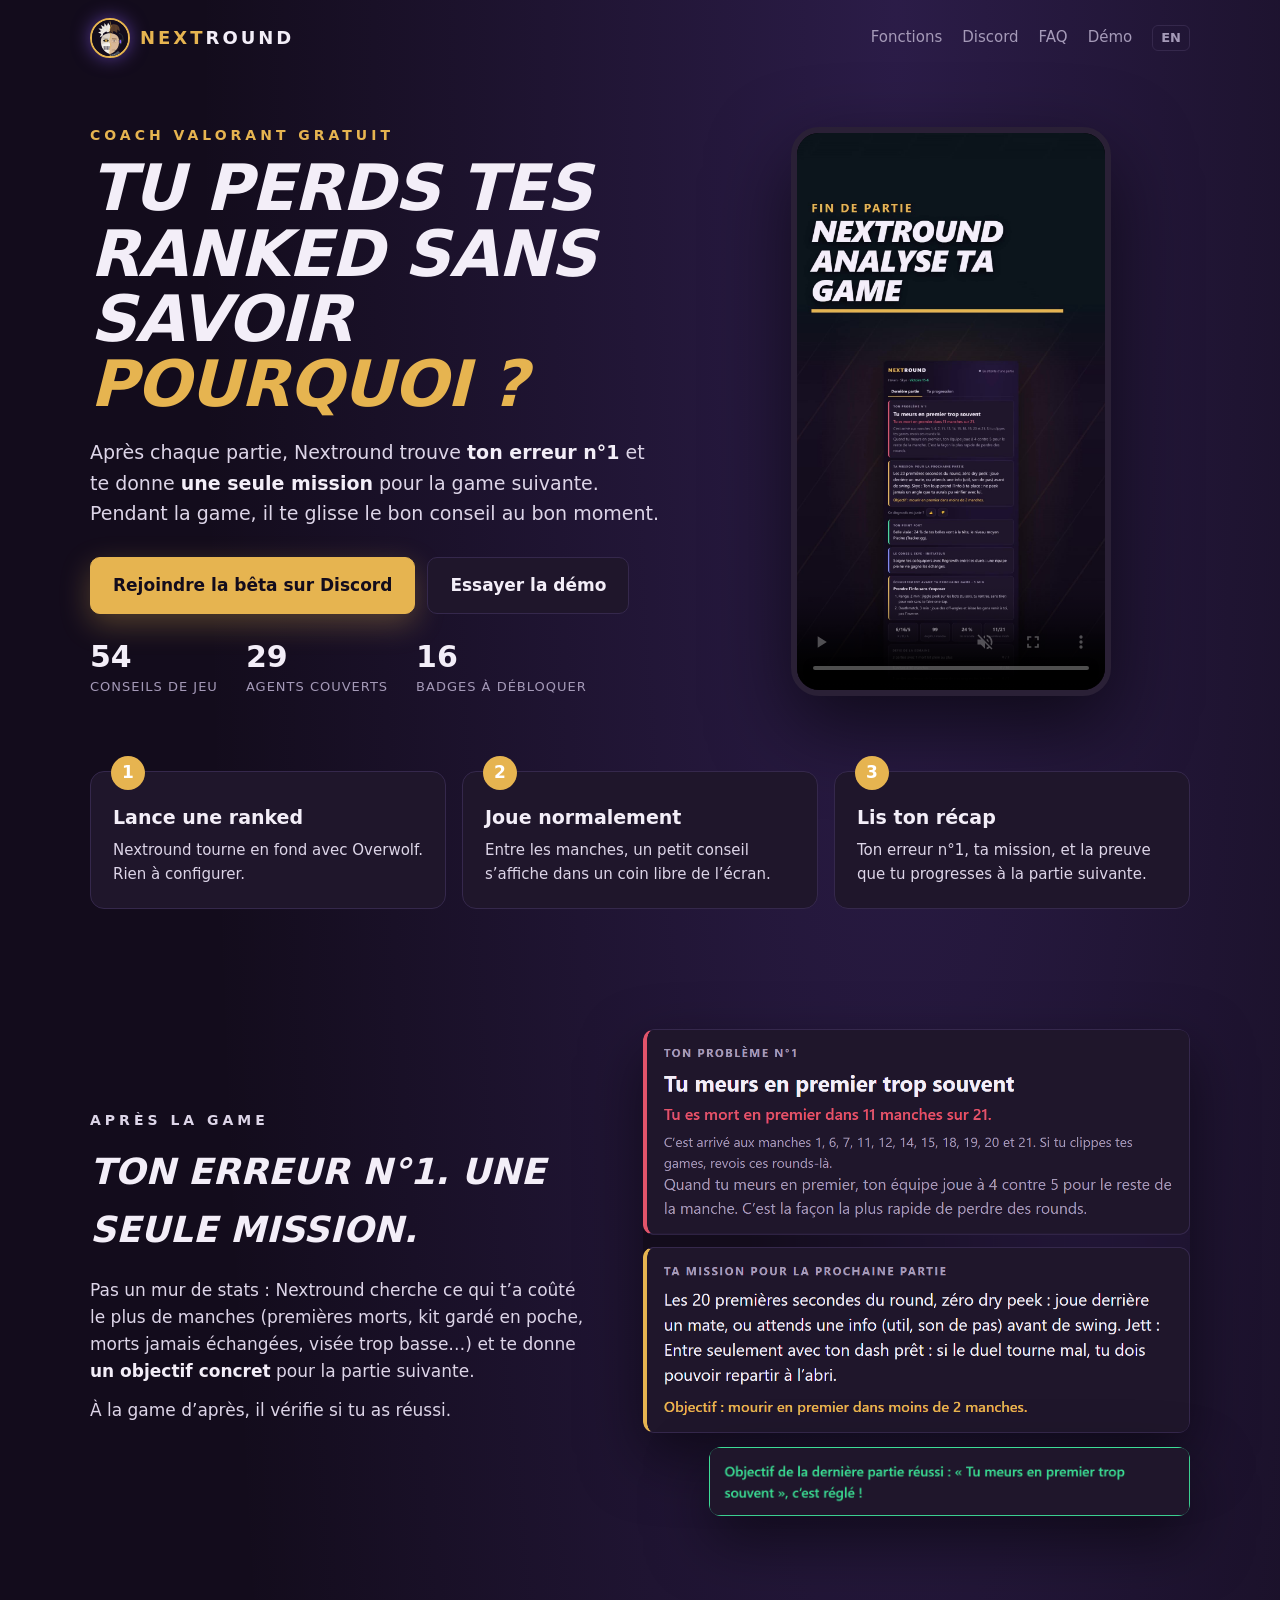
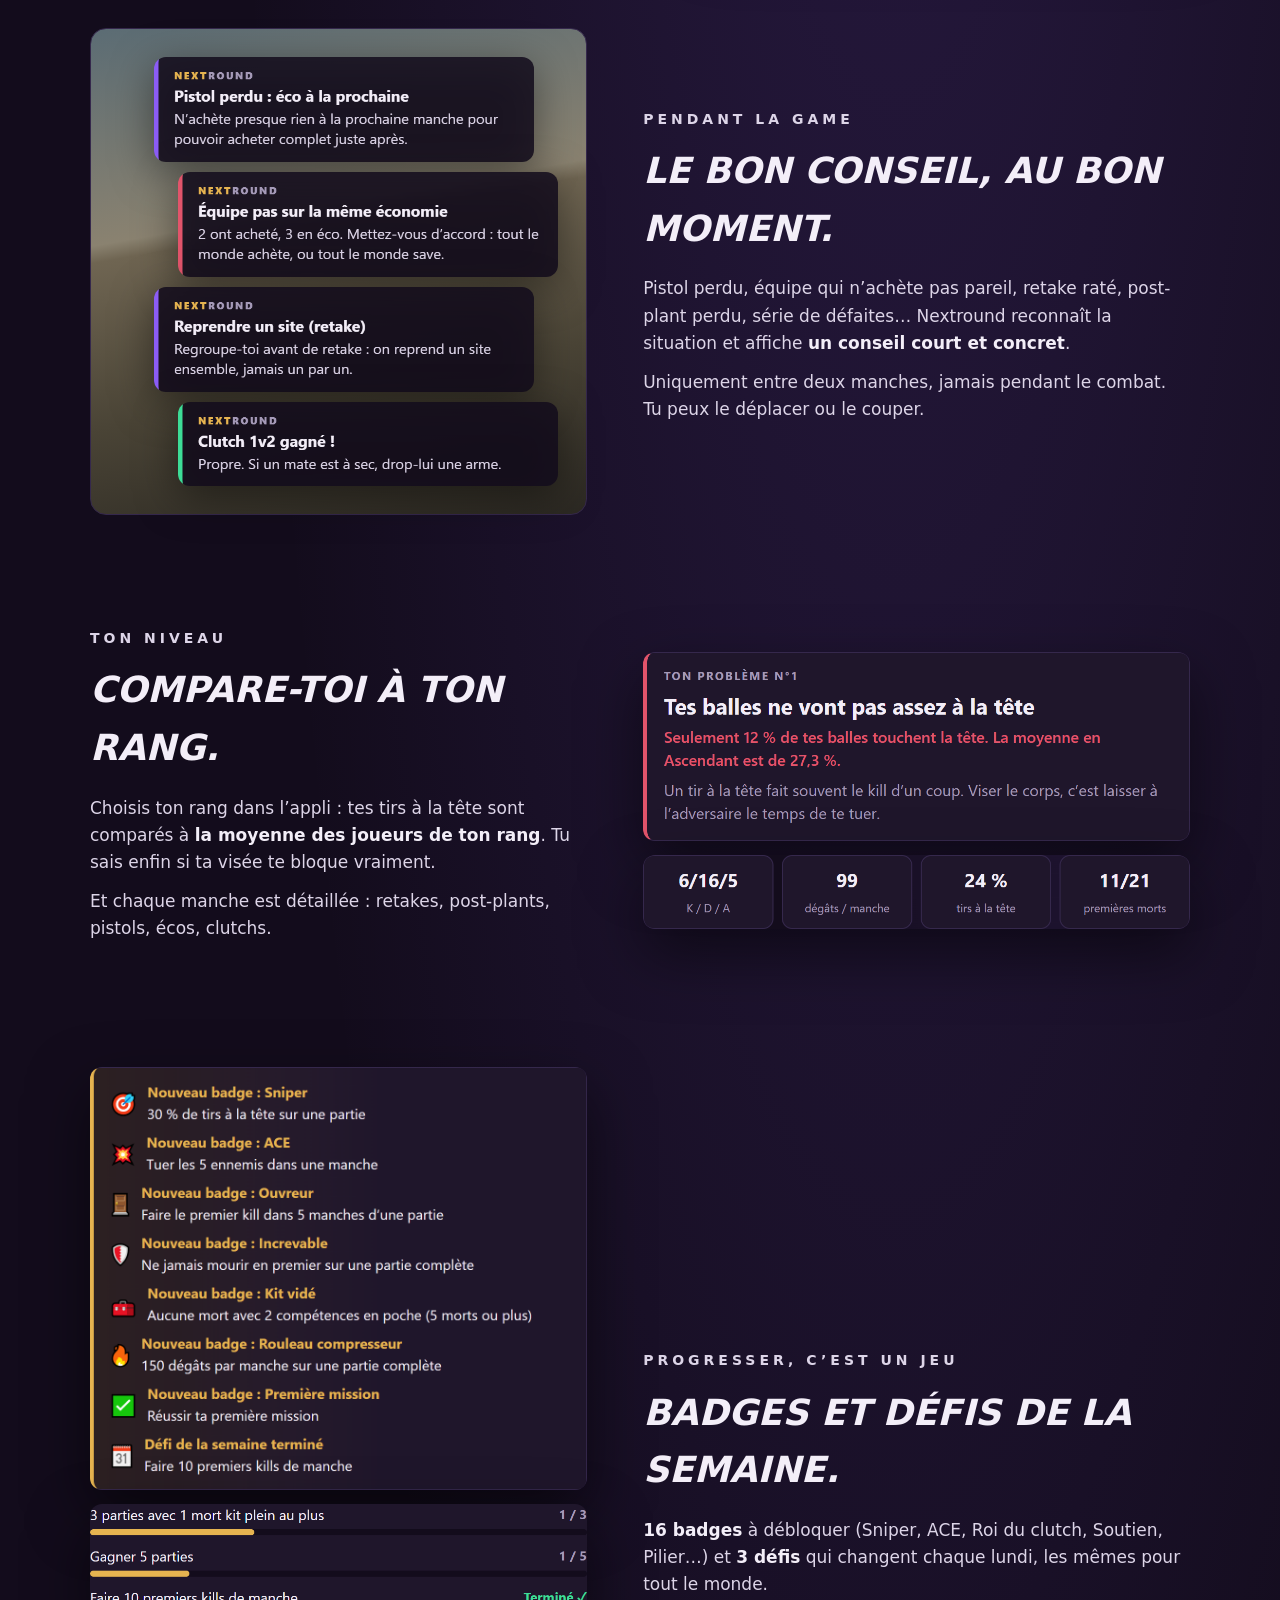
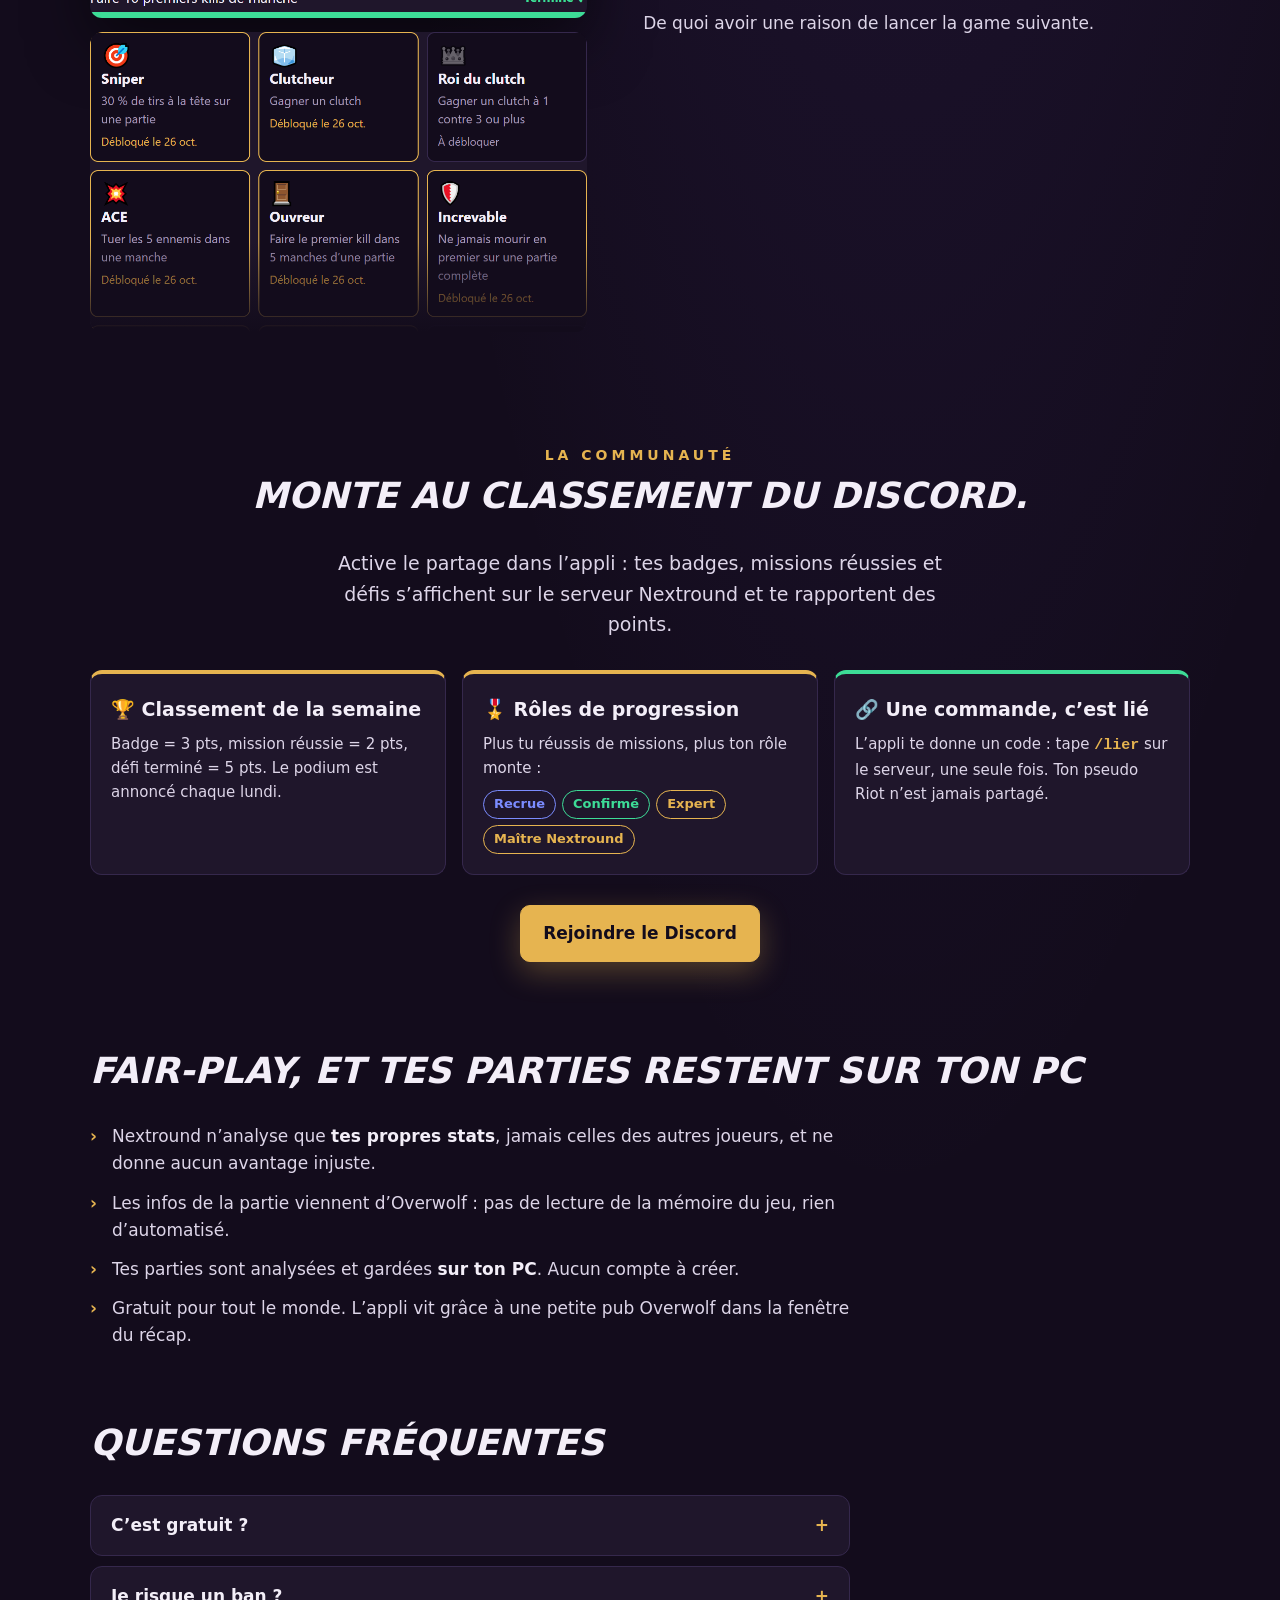
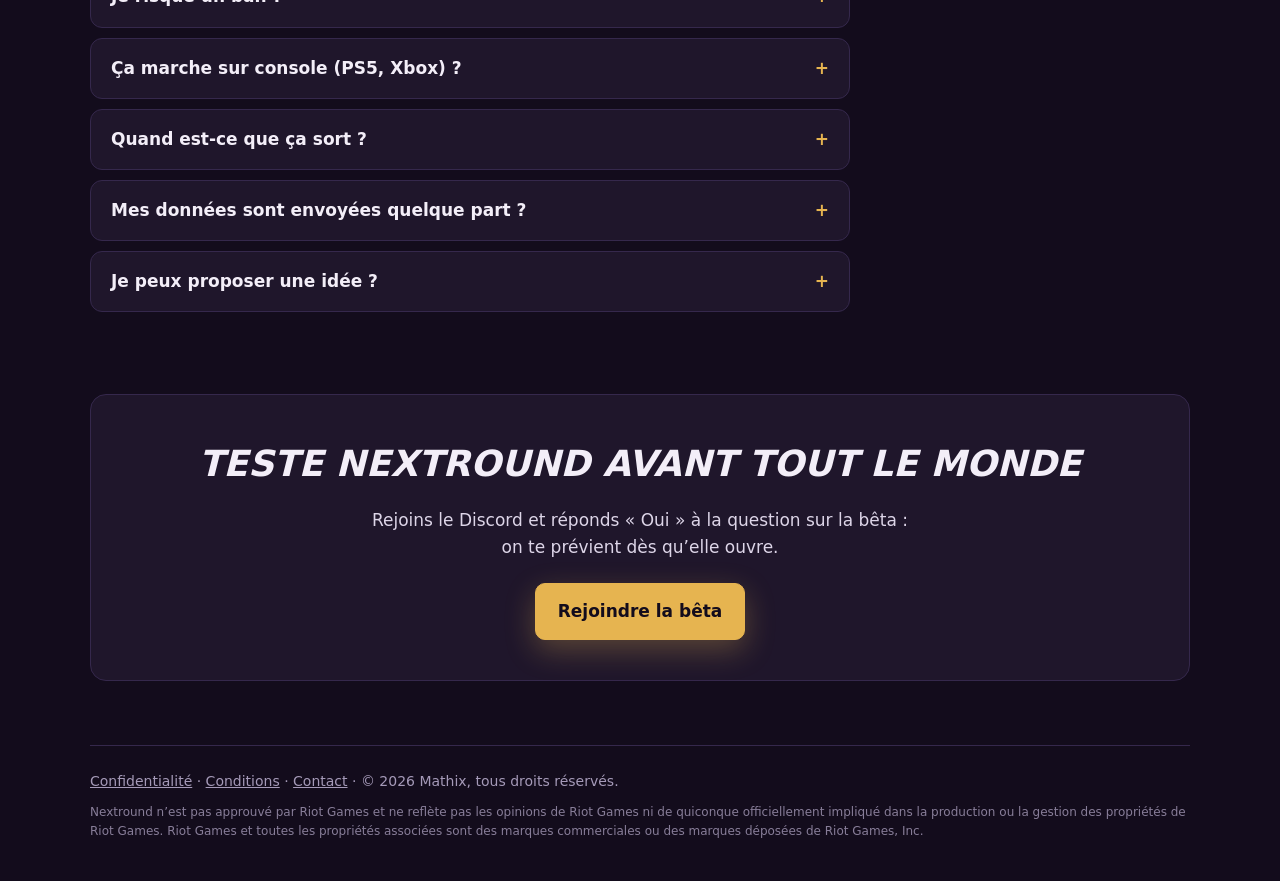
<file: index.html>
<!doctype html>
<html lang="fr">
<head>
  <meta charset="utf-8">
  <meta name="viewport" content="width=device-width, initial-scale=1">
  <title>Nextround · Coach Valorant</title>
  <meta name="description" content="Nextround, ton coach Valorant gratuit : après chaque partie, il trouve ton erreur n°1 et te donne une mission pour la game suivante. Conseils en jeu, badges, défis de la semaine.">
  <meta property="og:title" content="Nextround · Coach Valorant">
  <meta property="og:description" content="Après chaque partie, ton erreur n°1 et une mission pour la game suivante. Gratuit, bientôt sur Overwolf.">
  <meta property="og:image" content="logo.png">
  <link rel="icon" href="logo.svg">
  <link rel="stylesheet" href="style.css">
  <link rel="alternate" hreflang="en" href="en/">
</head>
<body>
  <header class="haut">
    <a class="marque" href="./"><img src="logo.svg" alt="" width="40" height="40"><span><b>NEXT</b>ROUND</span></a>
    <nav><a href="#fonctions">Fonctions</a><a href="#communaute">Discord</a><a href="#faq">FAQ</a><a href="demo/?lang=fr">Démo</a><a class="langue" href="en/" hreflang="en" lang="en">EN</a></nav>
  </header>

  <main>
    <section class="accroche">
      <div class="texte">
        <p class="sur-titre">Coach Valorant gratuit</p>
        <h1>Tu perds tes ranked sans savoir <em>pourquoi&nbsp;?</em></h1>
        <p class="intro">Après chaque partie, Nextround trouve <strong>ton erreur n°1</strong> et te donne <strong>une seule mission</strong> pour la game suivante. Pendant la game, il te glisse le bon conseil au bon moment.</p>
        <div class="boutons">
          <a class="bouton principal" href="https://discord.gg/EwW5F2tnf2">Rejoindre la bêta sur Discord</a>
          <a class="bouton" href="demo/?lang=fr">Essayer la démo</a>
        </div>
        <ul class="chiffres">
          <li><strong>54</strong><span>conseils de jeu</span></li>
          <li><strong>29</strong><span>agents couverts</span></li>
          <li><strong>16</strong><span>badges à débloquer</span></li>
        </ul>
      </div>
      <div class="telephone">
        <video src="clip.mp4" poster="clip.jpg" controls muted playsinline loop preload="metadata"></video>
      </div>
    </section>

    <section class="etapes">
      <ol>
        <li><span>1</span><h3>Lance une ranked</h3><p>Nextround tourne en fond avec Overwolf. Rien à configurer.</p></li>
        <li><span>2</span><h3>Joue normalement</h3><p>Entre les manches, un petit conseil s’affiche dans un coin libre de l’écran.</p></li>
        <li><span>3</span><h3>Lis ton récap</h3><p>Ton erreur n°1, ta mission, et la preuve que tu progresses à la partie suivante.</p></li>
      </ol>
    </section>

    <section class="fonction" id="fonctions">
      <div class="explication">
        <p class="sur-titre">Après la game</p>
        <h2>Ton erreur n°1. Une seule mission.</h2>
        <p>Pas un mur de stats : Nextround cherche ce qui t’a coûté le plus de manches (premières morts, kit gardé en poche, morts jamais échangées, visée trop basse…) et te donne <strong>un objectif concret</strong> pour la partie suivante.</p>
        <p>À la game d’après, il vérifie si tu as réussi.</p>
      </div>
      <div class="captures pile">
        <img src="images/recap.png" alt="Récap Nextround : ton problème n°1 et ta mission pour la prochaine partie" loading="lazy">
        <img class="petite" src="images/mission-reussie.png" alt="Objectif de la dernière partie réussi" loading="lazy">
      </div>
    </section>

    <section class="fonction inverse">
      <div class="explication">
        <p class="sur-titre">Pendant la game</p>
        <h2>Le bon conseil, au bon moment.</h2>
        <p>Pistol perdu, équipe qui n’achète pas pareil, retake raté, post-plant perdu, série de défaites… Nextround reconnaît la situation et affiche <strong>un conseil court et concret</strong>.</p>
        <p>Uniquement entre deux manches, jamais pendant le combat. Tu peux le déplacer ou le couper.</p>
      </div>
      <div class="captures ecran-jeu">
        <img src="images/popup-eco.png" alt="Pop-up : pistol perdu, éco à la prochaine" loading="lazy">
        <img src="images/popup-synchro.png" alt="Pop-up : équipe pas sur la même économie" loading="lazy">
        <img src="images/popup-retake.png" alt="Pop-up : conseil de retake" loading="lazy">
        <img src="images/popup-clutch.png" alt="Pop-up : clutch gagné" loading="lazy">
      </div>
    </section>

    <section class="fonction">
      <div class="explication">
        <p class="sur-titre">Ton niveau</p>
        <h2>Compare-toi à ton rang.</h2>
        <p>Choisis ton rang dans l’appli : tes tirs à la tête sont comparés à <strong>la moyenne des joueurs de ton rang</strong>. Tu sais enfin si ta visée te bloque vraiment.</p>
        <p>Et chaque manche est détaillée : retakes, post-plants, pistols, écos, clutchs.</p>
      </div>
      <div class="captures pile">
        <img src="images/visee-rang.png" alt="Ta visée comparée à la moyenne Ascendant" loading="lazy">
        <img src="images/stats.png" alt="Statistiques de la partie" loading="lazy">
      </div>
    </section>

    <section class="fonction inverse">
      <div class="explication">
        <p class="sur-titre">Progresser, c’est un jeu</p>
        <h2>Badges et défis de la semaine.</h2>
        <p><strong>16 badges</strong> à débloquer (Sniper, ACE, Roi du clutch, Soutien, Pilier…) et <strong>3 défis</strong> qui changent chaque lundi, les mêmes pour tout le monde.</p>
        <p>De quoi avoir une raison de lancer la game suivante.</p>
      </div>
      <div class="captures pile">
        <img src="images/nouveautes.png" alt="Nouveaux badges débloqués" loading="lazy">
        <img src="images/defis.png" alt="Défis de la semaine avec leur progression" loading="lazy">
        <div class="apercu-badges"><img src="images/badges.png" alt="Collection de badges Nextround" loading="lazy"></div>
      </div>
    </section>

    <section class="communaute" id="communaute">
      <p class="sur-titre">La communauté</p>
      <h2>Monte au classement du Discord.</h2>
      <p class="intro">Active le partage dans l’appli : tes badges, missions réussies et défis s’affichent sur le serveur Nextround et te rapportent des points.</p>
      <div class="cartes">
        <article class="carte jaune">
          <h3>🏆 Classement de la semaine</h3>
          <p>Badge = 3 pts, mission réussie = 2 pts, défi terminé = 5 pts. Le podium est annoncé chaque lundi.</p>
        </article>
        <article class="carte rouge">
          <h3>🎖️ Rôles de progression</h3>
          <p>Plus tu réussis de missions, plus ton rôle monte :</p>
          <p class="roles"><span class="r1">Recrue</span><span class="r2">Confirmé</span><span class="r3">Expert</span><span class="r4">Maître Nextround</span></p>
        </article>
        <article class="carte vert">
          <h3>🔗 Une commande, c’est lié</h3>
          <p>L’appli te donne un code : tape <code>/lier</code> sur le serveur, une seule fois. Ton pseudo Riot n’est jamais partagé.</p>
        </article>
      </div>
      <a class="bouton principal" href="https://discord.gg/EwW5F2tnf2">Rejoindre le Discord</a>
    </section>

    <section class="regles">
      <h2>Fair-play, et tes parties restent sur ton PC</h2>
      <ul>
        <li>Nextround n’analyse que <strong>tes propres stats</strong>, jamais celles des autres joueurs, et ne donne aucun avantage injuste.</li>
        <li>Les infos de la partie viennent d’Overwolf : pas de lecture de la mémoire du jeu, rien d’automatisé.</li>
        <li>Tes parties sont analysées et gardées <strong>sur ton PC</strong>. Aucun compte à créer.</li>
        <li>Gratuit pour tout le monde. L’appli vit grâce à une petite pub Overwolf dans la fenêtre du récap.</li>
      </ul>
    </section>

    <section class="faq" id="faq">
      <h2>Questions fréquentes</h2>
      <details><summary>C’est gratuit ?</summary><p>Oui, entièrement. Nextround affiche une petite pub Overwolf dans la fenêtre du récap, c’est tout.</p></details>
      <details><summary>Je risque un ban ?</summary><p>Nextround utilise uniquement les données de partie fournies officiellement par Overwolf. Il ne lit pas la mémoire du jeu, n’automatise rien et ne montre aucune info sur les ennemis. Il n’analyse que ce que tu as fait toi-même.</p></details>
      <details><summary>Ça marche sur console (PS5, Xbox) ?</summary><p>Non, Overwolf fonctionne uniquement sur PC Windows. Nextround est donc réservé à Valorant sur PC.</p></details>
      <details><summary>Quand est-ce que ça sort ?</summary><p>L’appli est en cours de validation chez Overwolf. Une bêta fermée ouvrira d’abord pour les membres du Discord inscrits à la « Liste bêta ». Rejoins le serveur pour être prévenu.</p></details>
      <details><summary>Mes données sont envoyées quelque part ?</summary><p>Tes parties restent sur ton PC. Seuls les envois que tu déclenches toi-même (avis sur un conseil, idée ou bug, sondage, partage sur le Discord, désactivé par défaut) et les rapports de plantage anonymes passent par notre relais. Tout est détaillé dans la <a href="confidentialite.html">politique de confidentialité</a>.</p></details>
      <details><summary>Je peux proposer une idée ?</summary><p>Oui ! Il y a un formulaire « Une idée ? Un bug ? » dans l’appli, et un salon dédié sur le Discord.</p></details>
    </section>

    <section class="appel">
      <h2>Teste Nextround avant tout le monde</h2>
      <p>Rejoins le Discord et réponds « Oui » à la question sur la bêta : on te prévient dès qu’elle ouvre.</p>
      <a class="bouton principal" href="https://discord.gg/EwW5F2tnf2">Rejoindre la bêta</a>
    </section>
  </main>

  <footer class="bas">
    <p><a href="confidentialite.html">Confidentialité</a> · <a href="conditions.html">Conditions</a> · <a href="mailto:mathixthis@gmail.com">Contact</a> · © 2026 Mathix, tous droits réservés.</p>
    <p class="legal">Nextround n’est pas approuvé par Riot Games et ne reflète pas les opinions de Riot Games ni de quiconque officiellement impliqué dans la production ou la gestion des propriétés de Riot Games. Riot Games et toutes les propriétés associées sont des marques commerciales ou des marques déposées de Riot Games, Inc.</p>
  </footer>
</body>
</html>
</file>
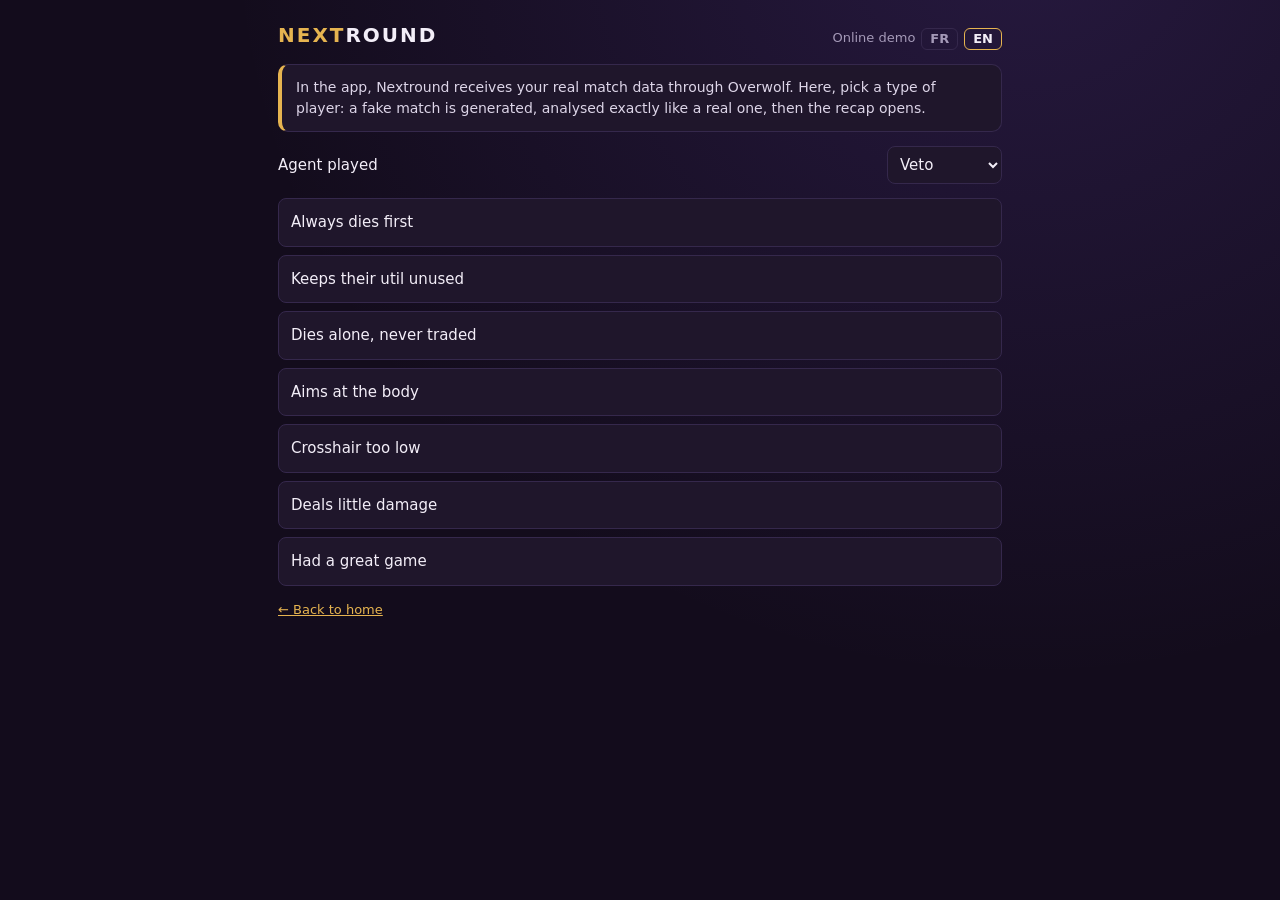
<file: demo/index.html>
<!doctype html>
<html lang="fr">
<head>
  <meta charset="utf-8">
  <meta name="viewport" content="width=device-width, initial-scale=1">
  <title>Démo · Nextround</title>
  <link rel="icon" href="../logo.svg">
  <link rel="stylesheet" href="coach.css?v=mvogk2wg">
  <style>
    body { max-width: 760px; margin: 0 auto; }
    .boutons { display: grid; gap: 8px; }
    button {
      background: var(--carte); color: var(--texte); border: 1px solid var(--bordure);
      border-radius: 8px; padding: 12px; font: inherit; text-align: left; cursor: pointer;
    }
    button:hover { border-color: var(--or); }
    .choix-agent { display: flex; align-items: center; justify-content: space-between; gap: 10px; }
    select { background: var(--carte); color: var(--texte); border: 1px solid var(--bordure); border-radius: 8px; padding: 8px; font: inherit; }
    .info { background: var(--carte); border: 1px solid var(--bordure); border-left: 4px solid var(--jaune); border-radius: 10px; padding: 12px 14px; font-size: 14px; color: #ddd5e8; }
    a { color: var(--or); }
    .langues { display: flex; gap: 6px; }
    .langues a { text-decoration: none; border: 1px solid var(--bordure); border-radius: 6px; padding: 0 8px; font-size: 13px; font-weight: 700; color: var(--discret); }
    .langues a.active { color: var(--texte); border-color: var(--or); }
  </style>
</head>
<body>
  <header class="entete"><a class="logo" href="../" style="text-decoration:none;color:inherit"><span>NEXT</span>ROUND</a><div class="langues"><span class="partie" data-en="Online demo">Démo en ligne</span><a href="#" data-langue="fr" lang="fr">FR</a><a href="#" data-langue="en" lang="en">EN</a></div></header>
  <p class="info" data-en="In the app, Nextround receives your real match data through Overwolf. Here, pick a type of player: a fake match is generated, analysed exactly like a real one, then the recap opens.">Dans l’appli, Nextround reçoit les données de ta vraie partie via Overwolf. Ici, choisis un type de joueur : une fausse partie est générée, analysée exactement comme une vraie, puis le récap s’ouvre.</p>
  <label class="choix-agent"><span data-en="Agent played">Agent joué</span> <select id="agent"></select></label>
  <div class="boutons" id="boutons"></div>
  <p class="partie"><a href="../" id="accueil" data-en="← Back to home">← Retour à l’accueil</a></p>
  <script src="moteur.min.js?v=mvogk2wg"></script>
  <script src="simulateur.min.js?v=mvogk2wg"></script>
</body>
</html>
</file>
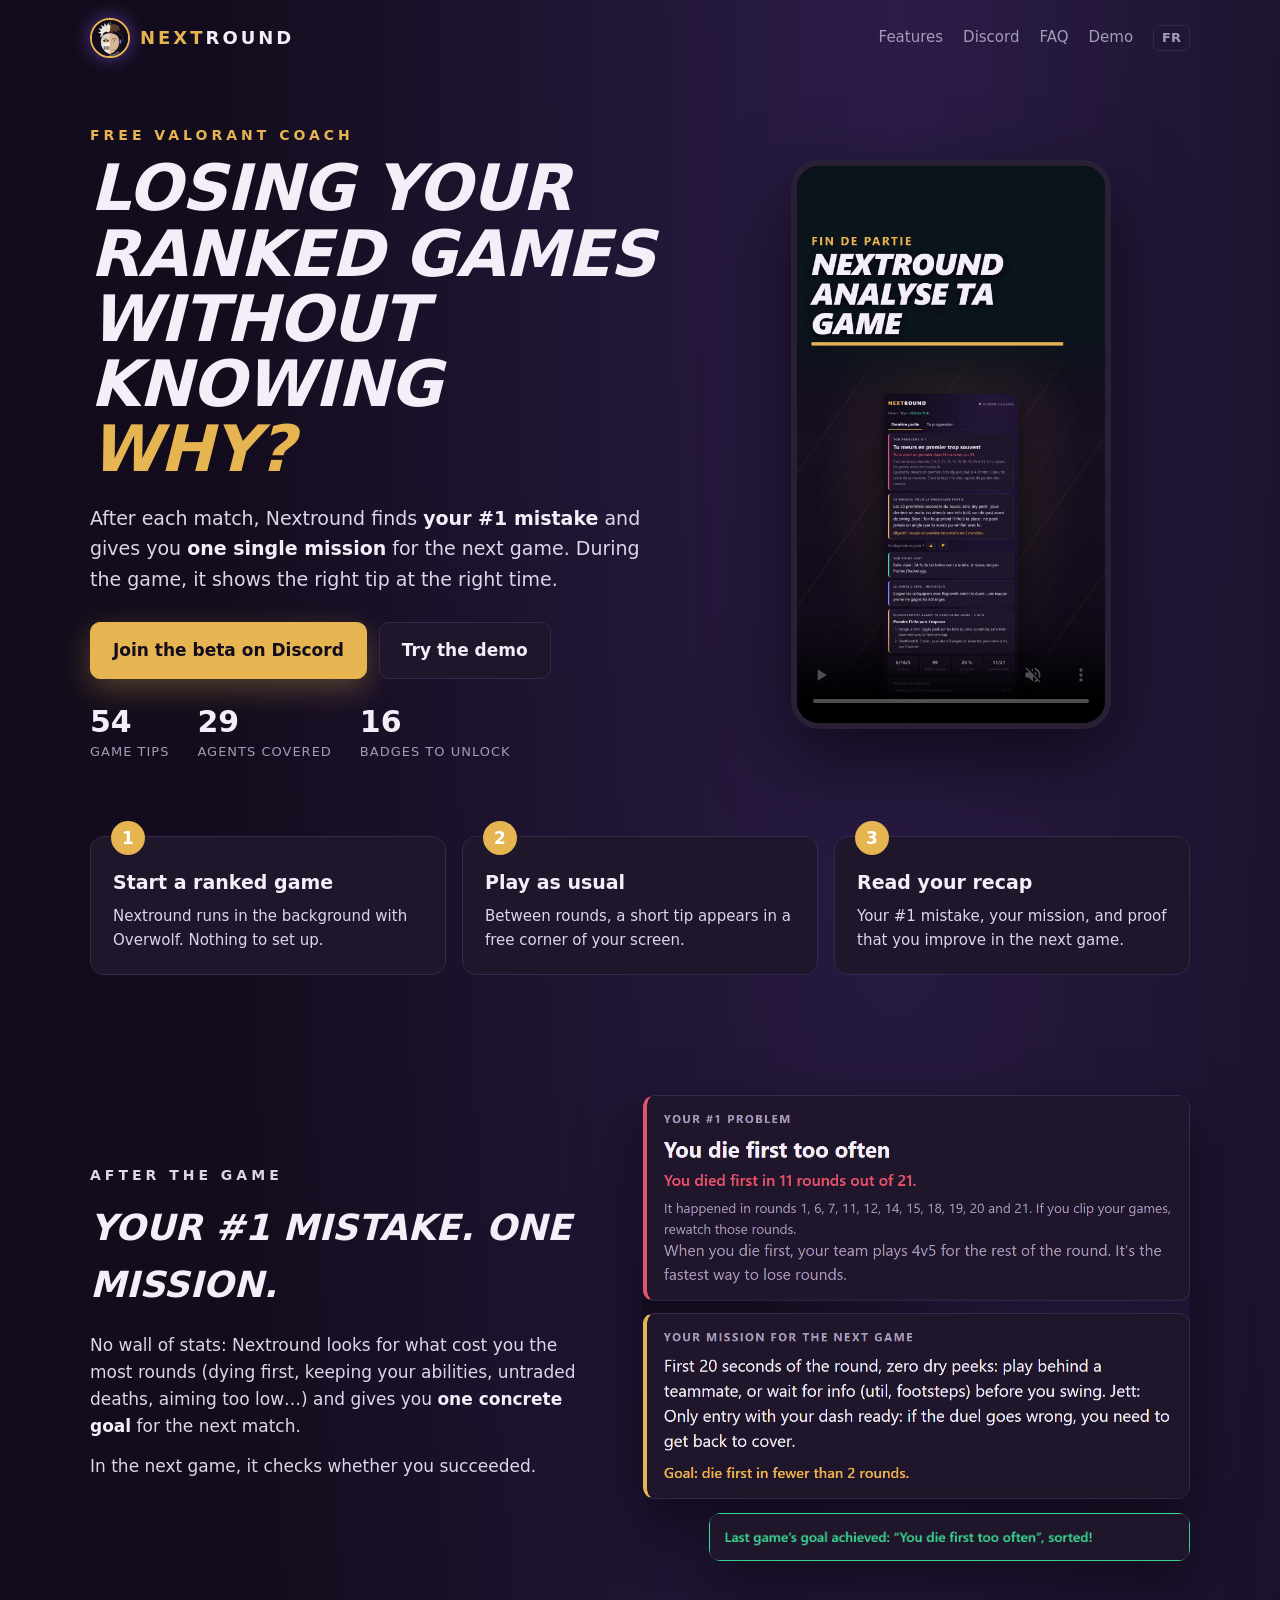
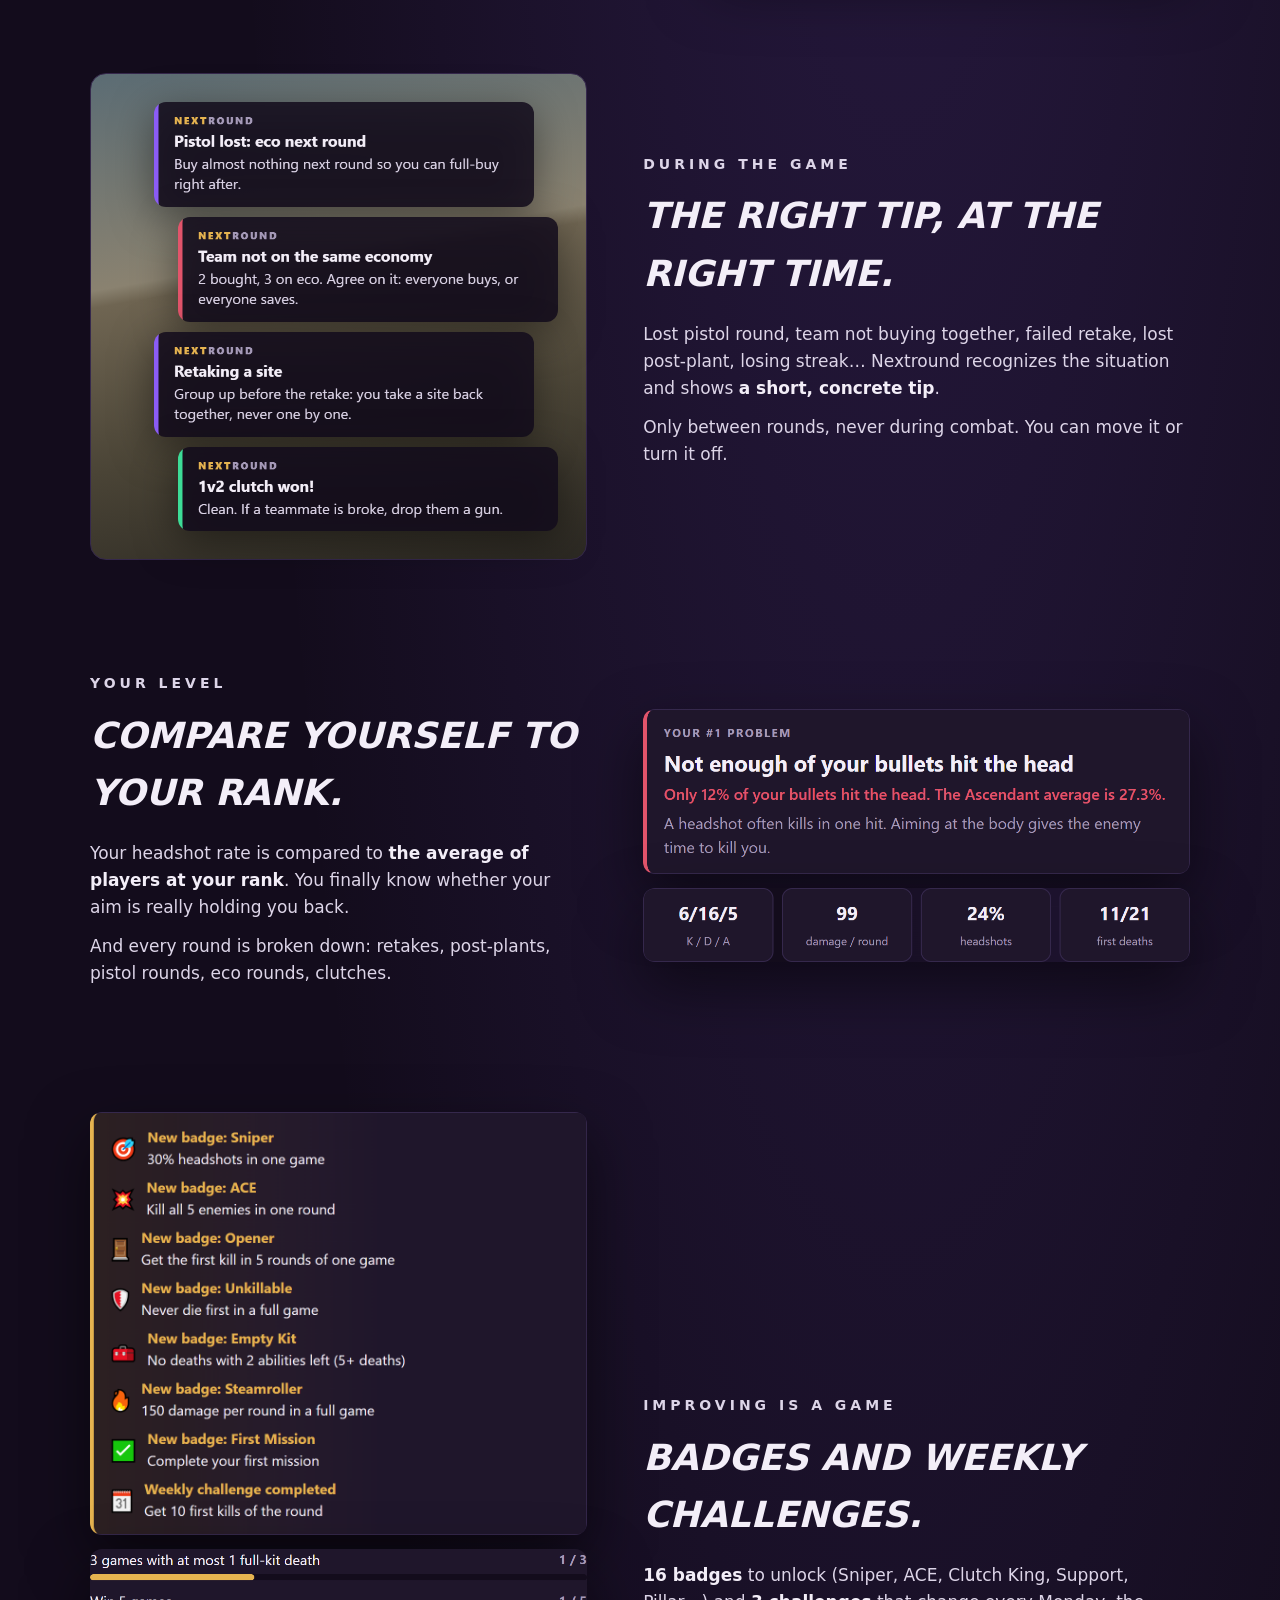
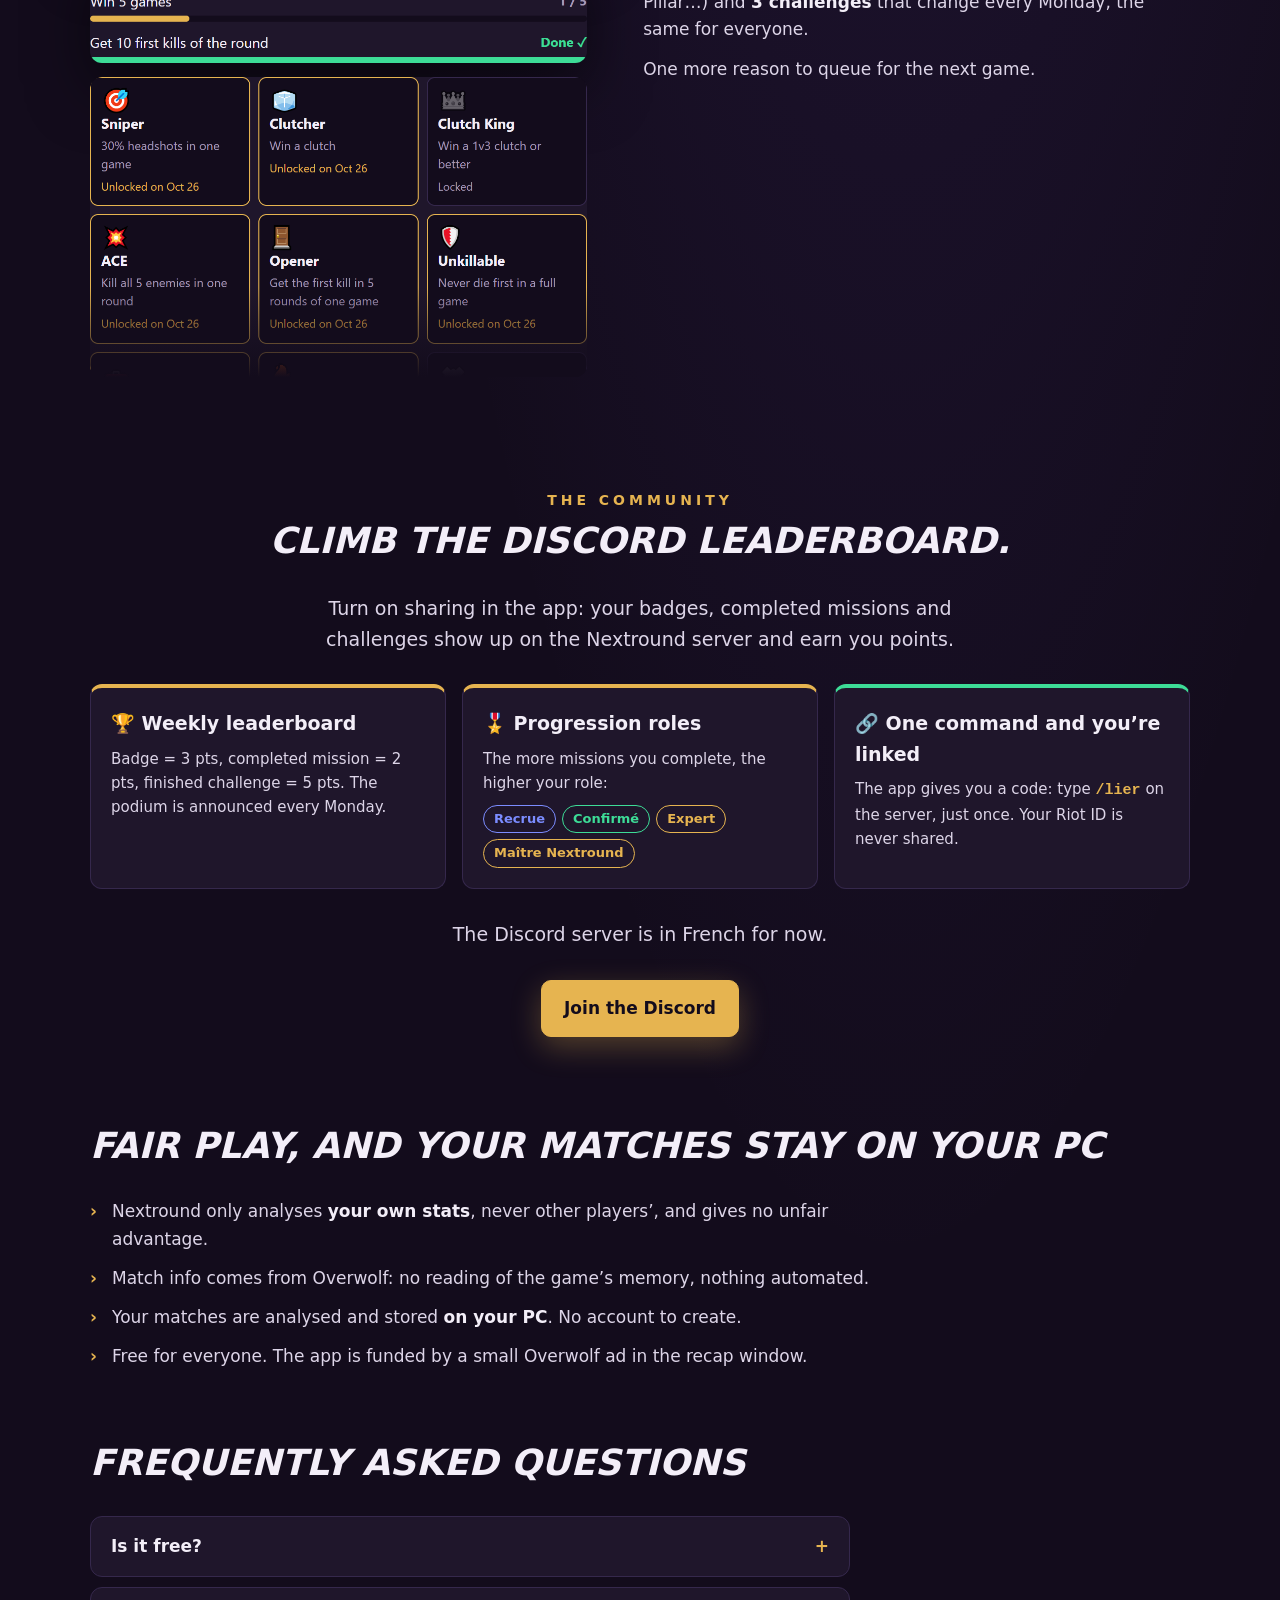
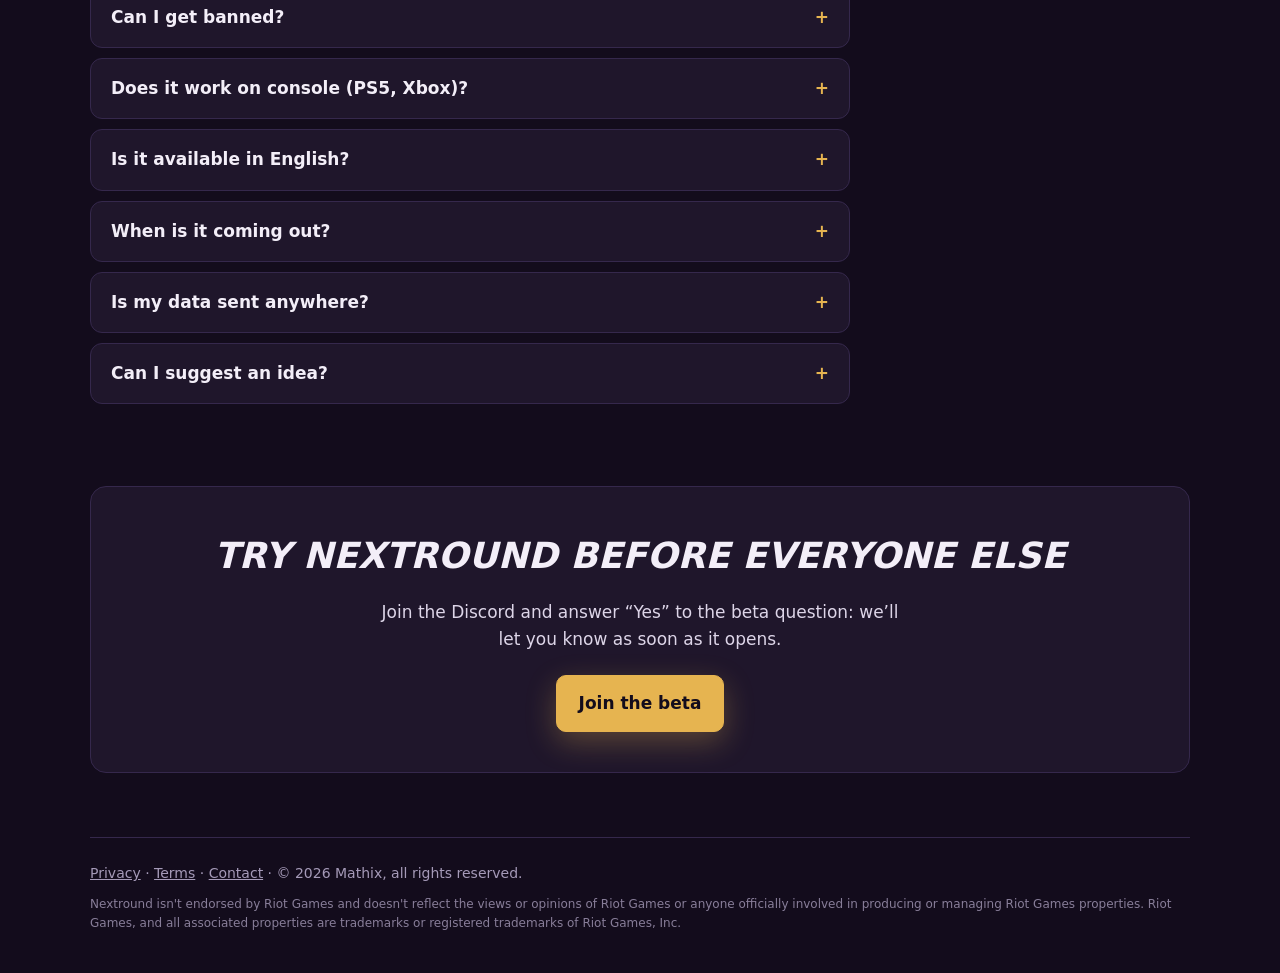
<file: en/index.html>
<!doctype html>
<html lang="en">
<head>
  <meta charset="utf-8">
  <meta name="viewport" content="width=device-width, initial-scale=1">
  <title>Nextround · VALORANT Coach</title>
  <meta name="description" content="Nextround, your free VALORANT coach: after each match, it finds your #1 mistake and gives you one mission for the next game. In-game tips, badges, weekly challenges.">
  <meta property="og:title" content="Nextround · VALORANT Coach">
  <meta property="og:description" content="After each match, your #1 mistake and one mission for the next game. Free, coming soon on Overwolf.">
  <meta property="og:image" content="../logo.png">
  <link rel="icon" href="../logo.svg">
  <link rel="stylesheet" href="../style.css">
  <link rel="alternate" hreflang="fr" href="../">
</head>
<body>
  <header class="haut">
    <a class="marque" href="./"><img src="../logo.svg" alt="" width="40" height="40"><span><b>NEXT</b>ROUND</span></a>
    <nav><a href="#fonctions">Features</a><a href="#communaute">Discord</a><a href="#faq">FAQ</a><a href="../demo/?lang=en">Demo</a><a class="langue" href="../" hreflang="fr" lang="fr">FR</a></nav>
  </header>

  <main>
    <section class="accroche">
      <div class="texte">
        <p class="sur-titre">Free VALORANT coach</p>
        <h1>Losing your ranked games without knowing <em>why?</em></h1>
        <p class="intro">After each match, Nextround finds <strong>your #1 mistake</strong> and gives you <strong>one single mission</strong> for the next game. During the game, it shows the right tip at the right time.</p>
        <div class="boutons">
          <a class="bouton principal" href="https://discord.gg/EwW5F2tnf2">Join the beta on Discord</a>
          <a class="bouton" href="../demo/?lang=en">Try the demo</a>
        </div>
        <ul class="chiffres">
          <li><strong>54</strong><span>game tips</span></li>
          <li><strong>29</strong><span>agents covered</span></li>
          <li><strong>16</strong><span>badges to unlock</span></li>
        </ul>
      </div>
      <div class="telephone">
        <video src="../clip.mp4" poster="../clip.jpg" controls muted playsinline loop preload="metadata"></video>
      </div>
    </section>

    <section class="etapes">
      <ol>
        <li><span>1</span><h3>Start a ranked game</h3><p>Nextround runs in the background with Overwolf. Nothing to set up.</p></li>
        <li><span>2</span><h3>Play as usual</h3><p>Between rounds, a short tip appears in a free corner of your screen.</p></li>
        <li><span>3</span><h3>Read your recap</h3><p>Your #1 mistake, your mission, and proof that you improve in the next game.</p></li>
      </ol>
    </section>

    <section class="fonction" id="fonctions">
      <div class="explication">
        <p class="sur-titre">After the game</p>
        <h2>Your #1 mistake. One mission.</h2>
        <p>No wall of stats: Nextround looks for what cost you the most rounds (dying first, keeping your abilities, untraded deaths, aiming too low…) and gives you <strong>one concrete goal</strong> for the next match.</p>
        <p>In the next game, it checks whether you succeeded.</p>
      </div>
      <div class="captures pile">
        <img src="../images/en/recap.png" alt="Nextround recap: your #1 problem and your mission for the next game" loading="lazy">
        <img class="petite" src="../images/en/mission-reussie.png" alt="Last game's goal achieved" loading="lazy">
      </div>
    </section>

    <section class="fonction inverse">
      <div class="explication">
        <p class="sur-titre">During the game</p>
        <h2>The right tip, at the right time.</h2>
        <p>Lost pistol round, team not buying together, failed retake, lost post-plant, losing streak… Nextround recognizes the situation and shows <strong>a short, concrete tip</strong>.</p>
        <p>Only between rounds, never during combat. You can move it or turn it off.</p>
      </div>
      <div class="captures ecran-jeu">
        <img src="../images/en/popup-eco.png" alt="Pop-up: lost pistol round, save next round" loading="lazy">
        <img src="../images/en/popup-synchro.png" alt="Pop-up: team not on the same economy" loading="lazy">
        <img src="../images/en/popup-retake.png" alt="Pop-up: retake tip" loading="lazy">
        <img src="../images/en/popup-clutch.png" alt="Pop-up: clutch won" loading="lazy">
      </div>
    </section>

    <section class="fonction">
      <div class="explication">
        <p class="sur-titre">Your level</p>
        <h2>Compare yourself to your rank.</h2>
        <p>Your headshot rate is compared to <strong>the average of players at your rank</strong>. You finally know whether your aim is really holding you back.</p>
        <p>And every round is broken down: retakes, post-plants, pistol rounds, eco rounds, clutches.</p>
      </div>
      <div class="captures pile">
        <img src="../images/en/visee-rang.png" alt="Your aim compared to the Ascendant average" loading="lazy">
        <img src="../images/en/stats.png" alt="Match statistics" loading="lazy">
      </div>
    </section>

    <section class="fonction inverse">
      <div class="explication">
        <p class="sur-titre">Improving is a game</p>
        <h2>Badges and weekly challenges.</h2>
        <p><strong>16 badges</strong> to unlock (Sniper, ACE, Clutch King, Support, Pillar…) and <strong>3 challenges</strong> that change every Monday, the same for everyone.</p>
        <p>One more reason to queue for the next game.</p>
      </div>
      <div class="captures pile">
        <img src="../images/en/nouveautes.png" alt="New badges unlocked" loading="lazy">
        <img src="../images/en/defis.png" alt="Weekly challenges with their progress" loading="lazy">
        <div class="apercu-badges"><img src="../images/en/badges.png" alt="Nextround badge collection" loading="lazy"></div>
      </div>
    </section>

    <section class="communaute" id="communaute">
      <p class="sur-titre">The community</p>
      <h2>Climb the Discord leaderboard.</h2>
      <p class="intro">Turn on sharing in the app: your badges, completed missions and challenges show up on the Nextround server and earn you points.</p>
      <div class="cartes">
        <article class="carte jaune">
          <h3>🏆 Weekly leaderboard</h3>
          <p>Badge = 3 pts, completed mission = 2 pts, finished challenge = 5 pts. The podium is announced every Monday.</p>
        </article>
        <article class="carte rouge">
          <h3>🎖️ Progression roles</h3>
          <p>The more missions you complete, the higher your role:</p>
          <p class="roles"><span class="r1">Recrue</span><span class="r2">Confirmé</span><span class="r3">Expert</span><span class="r4">Maître Nextround</span></p>
        </article>
        <article class="carte vert">
          <h3>🔗 One command and you’re linked</h3>
          <p>The app gives you a code: type <code>/lier</code> on the server, just once. Your Riot ID is never shared.</p>
        </article>
      </div>
      <p class="intro">The Discord server is in French for now.</p>
      <a class="bouton principal" href="https://discord.gg/EwW5F2tnf2">Join the Discord</a>
    </section>

    <section class="regles">
      <h2>Fair play, and your matches stay on your PC</h2>
      <ul>
        <li>Nextround only analyses <strong>your own stats</strong>, never other players’, and gives no unfair advantage.</li>
        <li>Match info comes from Overwolf: no reading of the game’s memory, nothing automated.</li>
        <li>Your matches are analysed and stored <strong>on your PC</strong>. No account to create.</li>
        <li>Free for everyone. The app is funded by a small Overwolf ad in the recap window.</li>
      </ul>
    </section>

    <section class="faq" id="faq">
      <h2>Frequently asked questions</h2>
      <details><summary>Is it free?</summary><p>Yes, completely. Nextround shows a small Overwolf ad in the recap window, that’s all.</p></details>
      <details><summary>Can I get banned?</summary><p>Nextround only uses the match data officially provided by Overwolf. It doesn’t read the game’s memory, doesn’t automate anything and never shows any info about enemies. It only analyses what you did yourself.</p></details>
      <details><summary>Does it work on console (PS5, Xbox)?</summary><p>No, Overwolf only runs on Windows PCs. Nextround is therefore for VALORANT on PC only.</p></details>
      <details><summary>Is it available in English?</summary><p>Yes: the app and the demo are available in English and French. The language follows your Windows settings, and you can change it in the app’s settings.</p></details>
      <details><summary>When is it coming out?</summary><p>The app is being reviewed by Overwolf and Riot Games. A closed beta will open first for Discord members on the “Liste bêta”. Join the server to be notified.</p></details>
      <details><summary>Is my data sent anywhere?</summary><p>Your matches stay on your PC. Only what you choose to send (feedback on a tip, idea or bug report, survey, Discord sharing, off by default) and anonymous crash reports go through our relay. Everything is detailed in the <a href="privacy.html">privacy policy</a>.</p></details>
      <details><summary>Can I suggest an idea?</summary><p>Yes! There is an “Idea? Bug?” form in the app, and a dedicated channel on the Discord.</p></details>
    </section>

    <section class="appel">
      <h2>Try Nextround before everyone else</h2>
      <p>Join the Discord and answer “Yes” to the beta question: we’ll let you know as soon as it opens.</p>
      <a class="bouton principal" href="https://discord.gg/EwW5F2tnf2">Join the beta</a>
    </section>
  </main>

  <footer class="bas">
    <p><a href="privacy.html">Privacy</a> · <a href="terms.html">Terms</a> · <a href="mailto:mathixthis@gmail.com">Contact</a> · © 2026 Mathix, all rights reserved.</p>
    <p class="legal">Nextround isn't endorsed by Riot Games and doesn't reflect the views or opinions of Riot Games or anyone officially involved in producing or managing Riot Games properties. Riot Games, and all associated properties are trademarks or registered trademarks of Riot Games, Inc.</p>
  </footer>
</body>
</html>
</file>
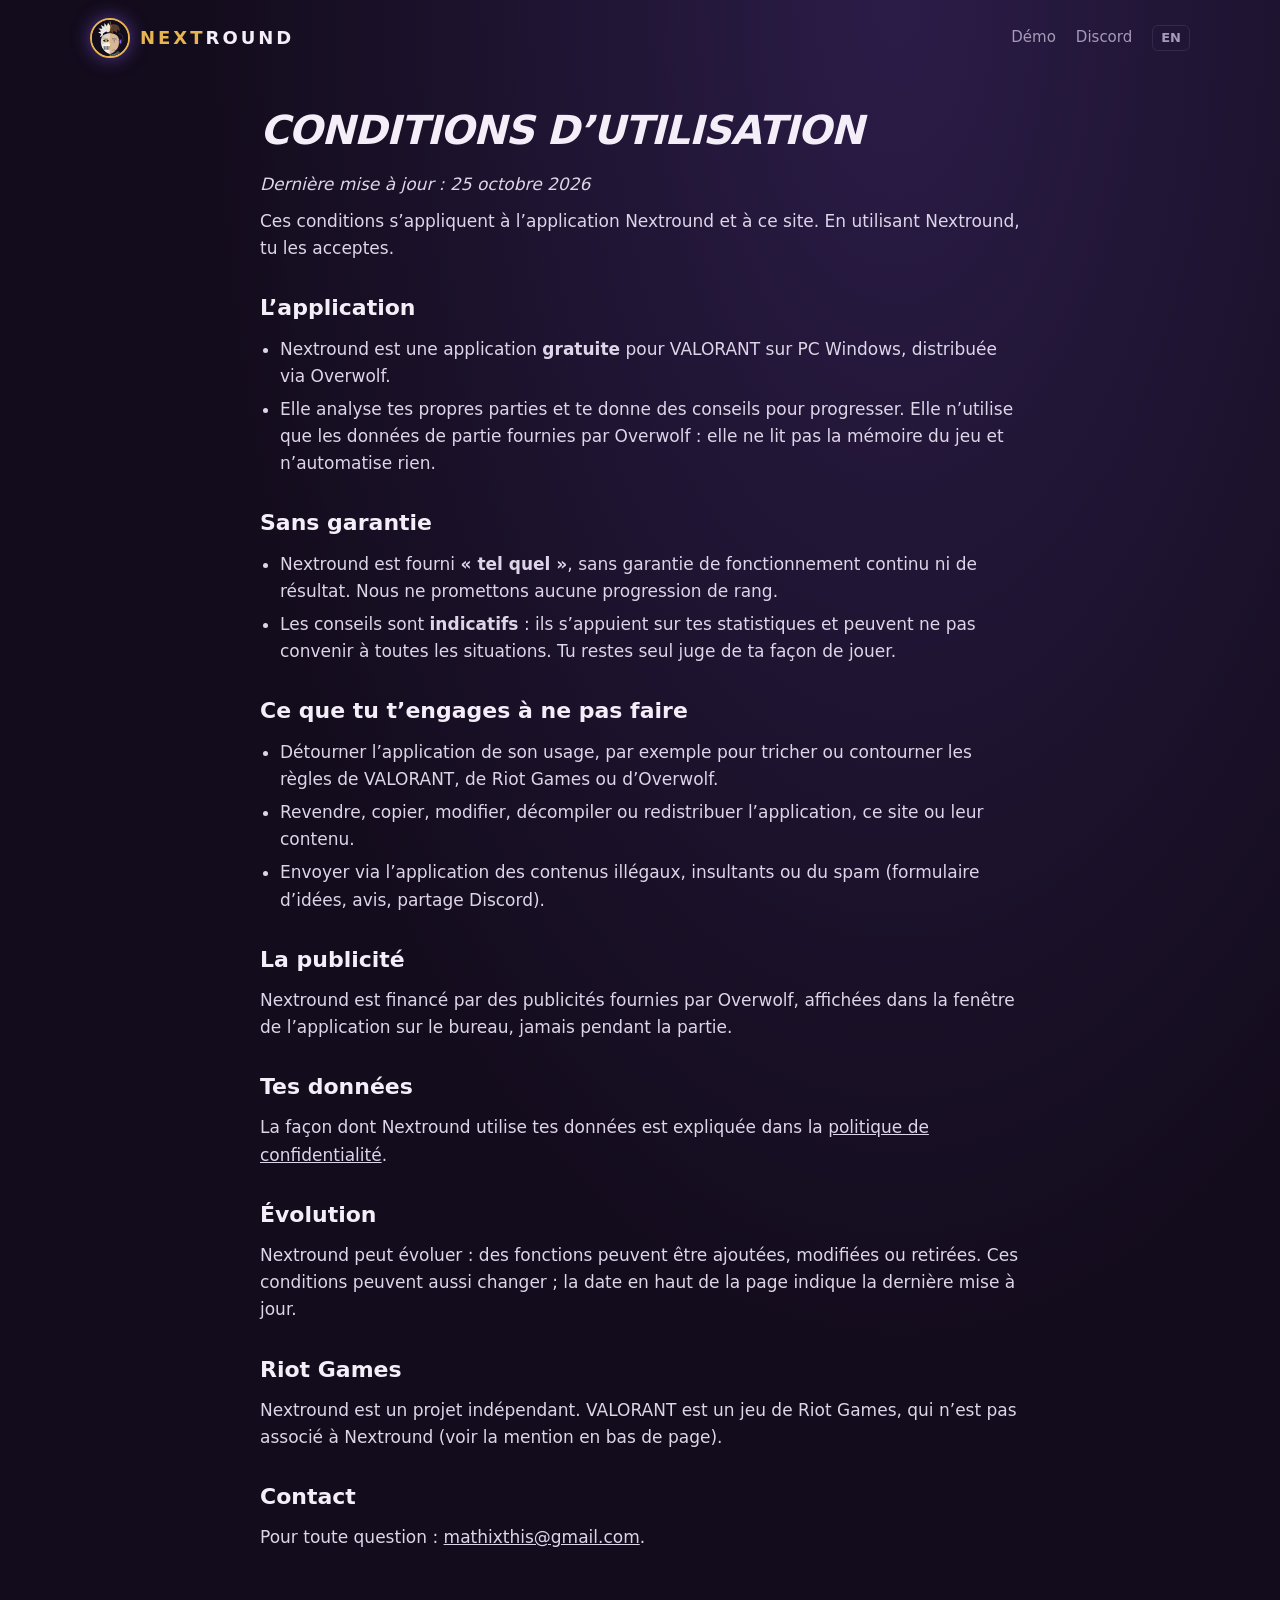
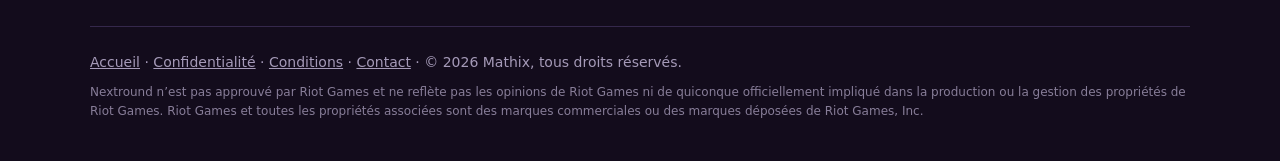
<file: conditions.html>
<!doctype html>
<html lang="fr">
<head>
  <meta charset="utf-8">
  <meta name="viewport" content="width=device-width, initial-scale=1">
  <title>Conditions d’utilisation · Nextround</title>
  <link rel="icon" href="logo.svg">
  <link rel="stylesheet" href="style.css">
  <link rel="alternate" hreflang="en" href="en/terms.html">
</head>
<body>
  <header class="haut">
    <a class="marque" href="./"><img src="logo.svg" alt="" width="40" height="40"><span><b>NEXT</b>ROUND</span></a>
    <nav><a href="demo/?lang=fr">Démo</a><a href="https://discord.gg/EwW5F2tnf2">Discord</a><a class="langue" href="en/terms.html" hreflang="en" lang="en">EN</a></nav>
  </header>

  <main class="page">
    <h1>Conditions d’utilisation</h1>
    <p><em>Dernière mise à jour : 25 octobre 2026</em></p>
    <p>Ces conditions s’appliquent à l’application Nextround et à ce site. En utilisant Nextround, tu les acceptes.</p>

    <h2>L’application</h2>
    <ul>
      <li>Nextround est une application <strong>gratuite</strong> pour VALORANT sur PC Windows, distribuée via Overwolf.</li>
      <li>Elle analyse tes propres parties et te donne des conseils pour progresser. Elle n’utilise que les données de partie fournies par Overwolf : elle ne lit pas la mémoire du jeu et n’automatise rien.</li>
    </ul>

    <h2>Sans garantie</h2>
    <ul>
      <li>Nextround est fourni <strong>« tel quel »</strong>, sans garantie de fonctionnement continu ni de résultat. Nous ne promettons aucune progression de rang.</li>
      <li>Les conseils sont <strong>indicatifs</strong> : ils s’appuient sur tes statistiques et peuvent ne pas convenir à toutes les situations. Tu restes seul juge de ta façon de jouer.</li>
    </ul>

    <h2>Ce que tu t’engages à ne pas faire</h2>
    <ul>
      <li>Détourner l’application de son usage, par exemple pour tricher ou contourner les règles de VALORANT, de Riot Games ou d’Overwolf.</li>
      <li>Revendre, copier, modifier, décompiler ou redistribuer l’application, ce site ou leur contenu.</li>
      <li>Envoyer via l’application des contenus illégaux, insultants ou du spam (formulaire d’idées, avis, partage Discord).</li>
    </ul>

    <h2>La publicité</h2>
    <p>Nextround est financé par des publicités fournies par Overwolf, affichées dans la fenêtre de l’application sur le bureau, jamais pendant la partie.</p>

    <h2>Tes données</h2>
    <p>La façon dont Nextround utilise tes données est expliquée dans la <a href="confidentialite.html">politique de confidentialité</a>.</p>

    <h2>Évolution</h2>
    <p>Nextround peut évoluer : des fonctions peuvent être ajoutées, modifiées ou retirées. Ces conditions peuvent aussi changer ; la date en haut de la page indique la dernière mise à jour.</p>

    <h2>Riot Games</h2>
    <p>Nextround est un projet indépendant. VALORANT est un jeu de Riot Games, qui n’est pas associé à Nextround (voir la mention en bas de page).</p>

    <h2>Contact</h2>
    <p>Pour toute question : <a href="mailto:mathixthis@gmail.com">mathixthis@gmail.com</a>.</p>
  </main>

  <footer class="bas">
    <p><a href="./">Accueil</a> · <a href="confidentialite.html">Confidentialité</a> · <a href="conditions.html">Conditions</a> · <a href="mailto:mathixthis@gmail.com">Contact</a> · © 2026 Mathix, tous droits réservés.</p>
    <p class="legal">Nextround n’est pas approuvé par Riot Games et ne reflète pas les opinions de Riot Games ni de quiconque officiellement impliqué dans la production ou la gestion des propriétés de Riot Games. Riot Games et toutes les propriétés associées sont des marques commerciales ou des marques déposées de Riot Games, Inc.</p>
  </footer>
</body>
</html>
</file>
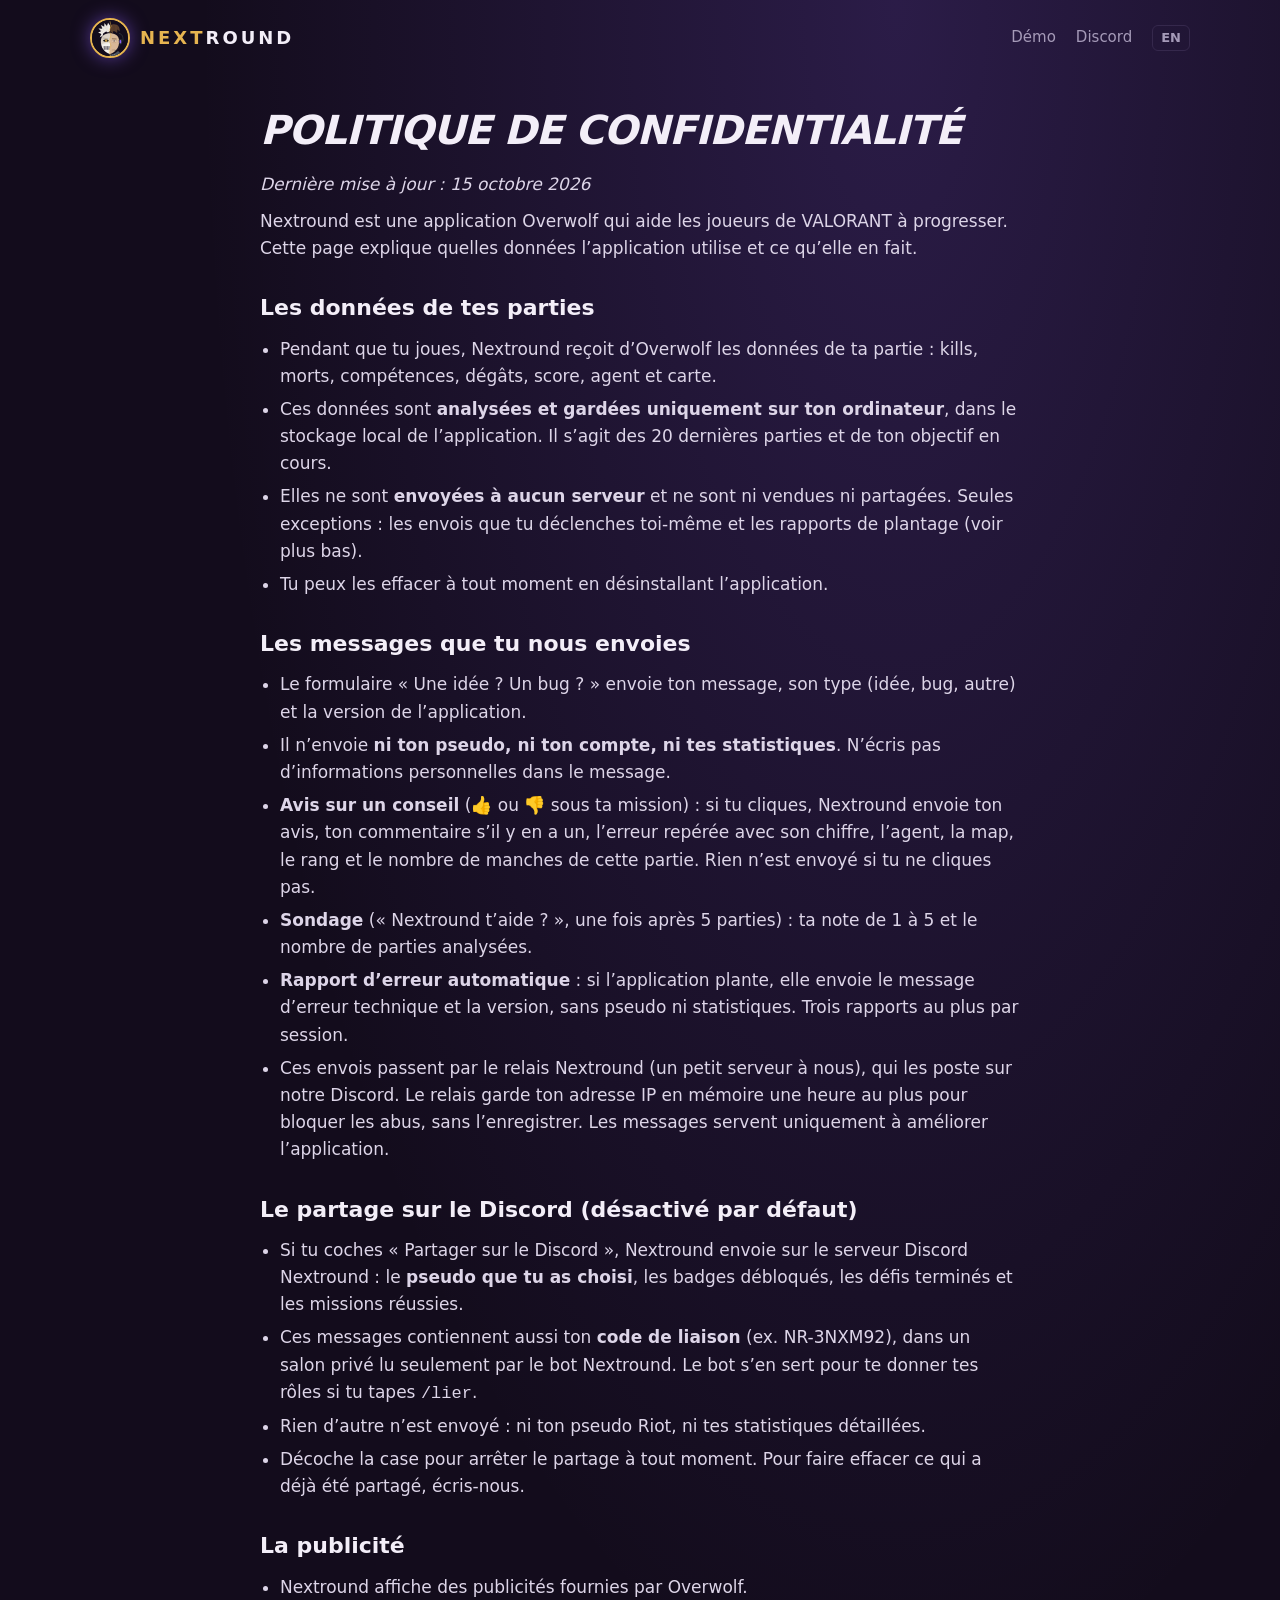
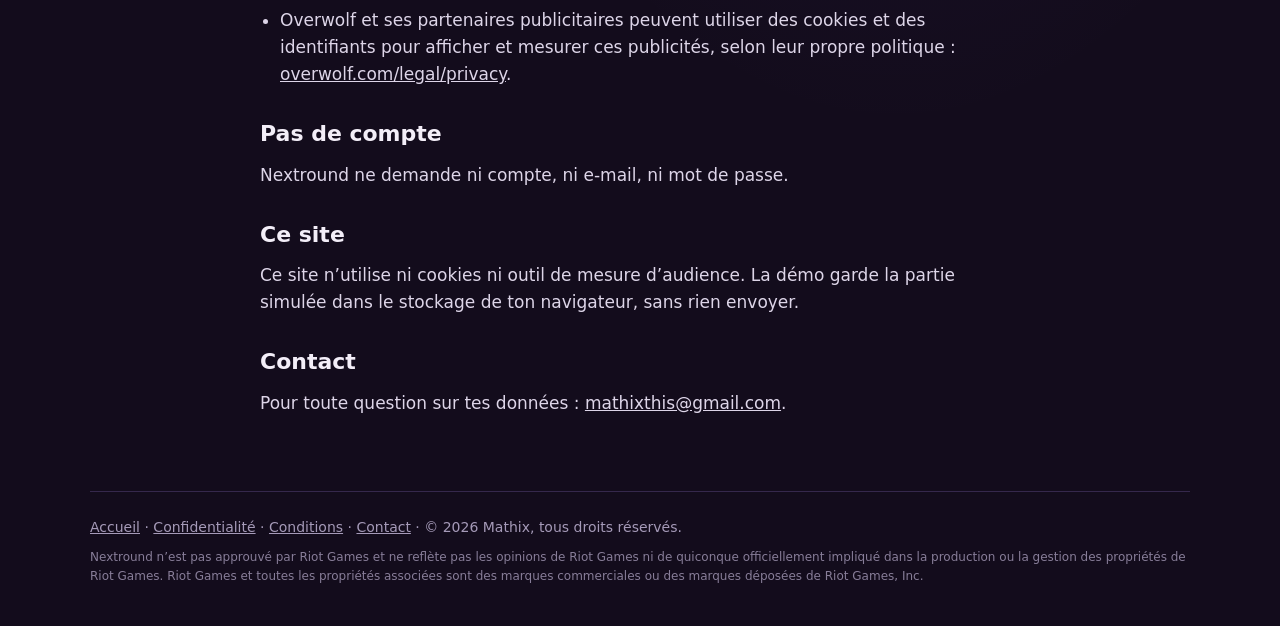
<file: confidentialite.html>
<!doctype html>
<html lang="fr">
<head>
  <meta charset="utf-8">
  <meta name="viewport" content="width=device-width, initial-scale=1">
  <title>Confidentialité · Nextround</title>
  <link rel="icon" href="logo.svg">
  <link rel="stylesheet" href="style.css">
  <link rel="alternate" hreflang="en" href="en/privacy.html">
</head>
<body>
  <header class="haut">
    <a class="marque" href="./"><img src="logo.svg" alt="" width="40" height="40"><span><b>NEXT</b>ROUND</span></a>
    <nav><a href="demo/?lang=fr">Démo</a><a href="https://discord.gg/EwW5F2tnf2">Discord</a><a class="langue" href="en/privacy.html" hreflang="en" lang="en">EN</a></nav>
  </header>

  <main class="page">
    <h1>Politique de confidentialité</h1>
    <p><em>Dernière mise à jour : 15 octobre 2026</em></p>
    <p>Nextround est une application Overwolf qui aide les joueurs de VALORANT à progresser. Cette page explique quelles données l’application utilise et ce qu’elle en fait.</p>

    <h2>Les données de tes parties</h2>
    <ul>
      <li>Pendant que tu joues, Nextround reçoit d’Overwolf les données de ta partie : kills, morts, compétences, dégâts, score, agent et carte.</li>
      <li>Ces données sont <strong>analysées et gardées uniquement sur ton ordinateur</strong>, dans le stockage local de l’application. Il s’agit des 20 dernières parties et de ton objectif en cours.</li>
      <li>Elles ne sont <strong>envoyées à aucun serveur</strong> et ne sont ni vendues ni partagées. Seules exceptions : les envois que tu déclenches toi-même et les rapports de plantage (voir plus bas).</li>
      <li>Tu peux les effacer à tout moment en désinstallant l’application.</li>
    </ul>

    <h2>Les messages que tu nous envoies</h2>
    <ul>
      <li>Le formulaire « Une idée ? Un bug ? » envoie ton message, son type (idée, bug, autre) et la version de l’application.</li>
      <li>Il n’envoie <strong>ni ton pseudo, ni ton compte, ni tes statistiques</strong>. N’écris pas d’informations personnelles dans le message.</li>
      <li><strong>Avis sur un conseil</strong> (👍 ou 👎 sous ta mission) : si tu cliques, Nextround envoie ton avis, ton commentaire s’il y en a un, l’erreur repérée avec son chiffre, l’agent, la map, le rang et le nombre de manches de cette partie. Rien n’est envoyé si tu ne cliques pas.</li>
      <li><strong>Sondage</strong> (« Nextround t’aide ? », une fois après 5 parties) : ta note de 1 à 5 et le nombre de parties analysées.</li>
      <li><strong>Rapport d’erreur automatique</strong> : si l’application plante, elle envoie le message d’erreur technique et la version, sans pseudo ni statistiques. Trois rapports au plus par session.</li>
      <li>Ces envois passent par le relais Nextround (un petit serveur à nous), qui les poste sur notre Discord. Le relais garde ton adresse IP en mémoire une heure au plus pour bloquer les abus, sans l’enregistrer. Les messages servent uniquement à améliorer l’application.</li>
    </ul>

    <h2>Le partage sur le Discord (désactivé par défaut)</h2>
    <ul>
      <li>Si tu coches « Partager sur le Discord », Nextround envoie sur le serveur Discord Nextround : le <strong>pseudo que tu as choisi</strong>, les badges débloqués, les défis terminés et les missions réussies.</li>
      <li>Ces messages contiennent aussi ton <strong>code de liaison</strong> (ex. NR-3NXM92), dans un salon privé lu seulement par le bot Nextround. Le bot s’en sert pour te donner tes rôles si tu tapes <code>/lier</code>.</li>
      <li>Rien d’autre n’est envoyé : ni ton pseudo Riot, ni tes statistiques détaillées.</li>
      <li>Décoche la case pour arrêter le partage à tout moment. Pour faire effacer ce qui a déjà été partagé, écris-nous.</li>
    </ul>

    <h2>La publicité</h2>
    <ul>
      <li>Nextround affiche des publicités fournies par Overwolf.</li>
      <li>Overwolf et ses partenaires publicitaires peuvent utiliser des cookies et des identifiants pour afficher et mesurer ces publicités, selon leur propre politique : <a href="https://www.overwolf.com/legal/privacy/">overwolf.com/legal/privacy</a>.</li>
    </ul>

    <h2>Pas de compte</h2>
    <p>Nextround ne demande ni compte, ni e-mail, ni mot de passe.</p>

    <h2>Ce site</h2>
    <p>Ce site n’utilise ni cookies ni outil de mesure d’audience. La démo garde la partie simulée dans le stockage de ton navigateur, sans rien envoyer.</p>

    <h2>Contact</h2>
    <p>Pour toute question sur tes données : <a href="mailto:mathixthis@gmail.com">mathixthis@gmail.com</a>.</p>
  </main>

  <footer class="bas">
    <p><a href="./">Accueil</a> · <a href="confidentialite.html">Confidentialité</a> · <a href="conditions.html">Conditions</a> · <a href="mailto:mathixthis@gmail.com">Contact</a> · © 2026 Mathix, tous droits réservés.</p>
    <p class="legal">Nextround n’est pas approuvé par Riot Games et ne reflète pas les opinions de Riot Games ni de quiconque officiellement impliqué dans la production ou la gestion des propriétés de Riot Games. Riot Games et toutes les propriétés associées sont des marques commerciales ou des marques déposées de Riot Games, Inc.</p>
  </footer>
</body>
</html>
</file>
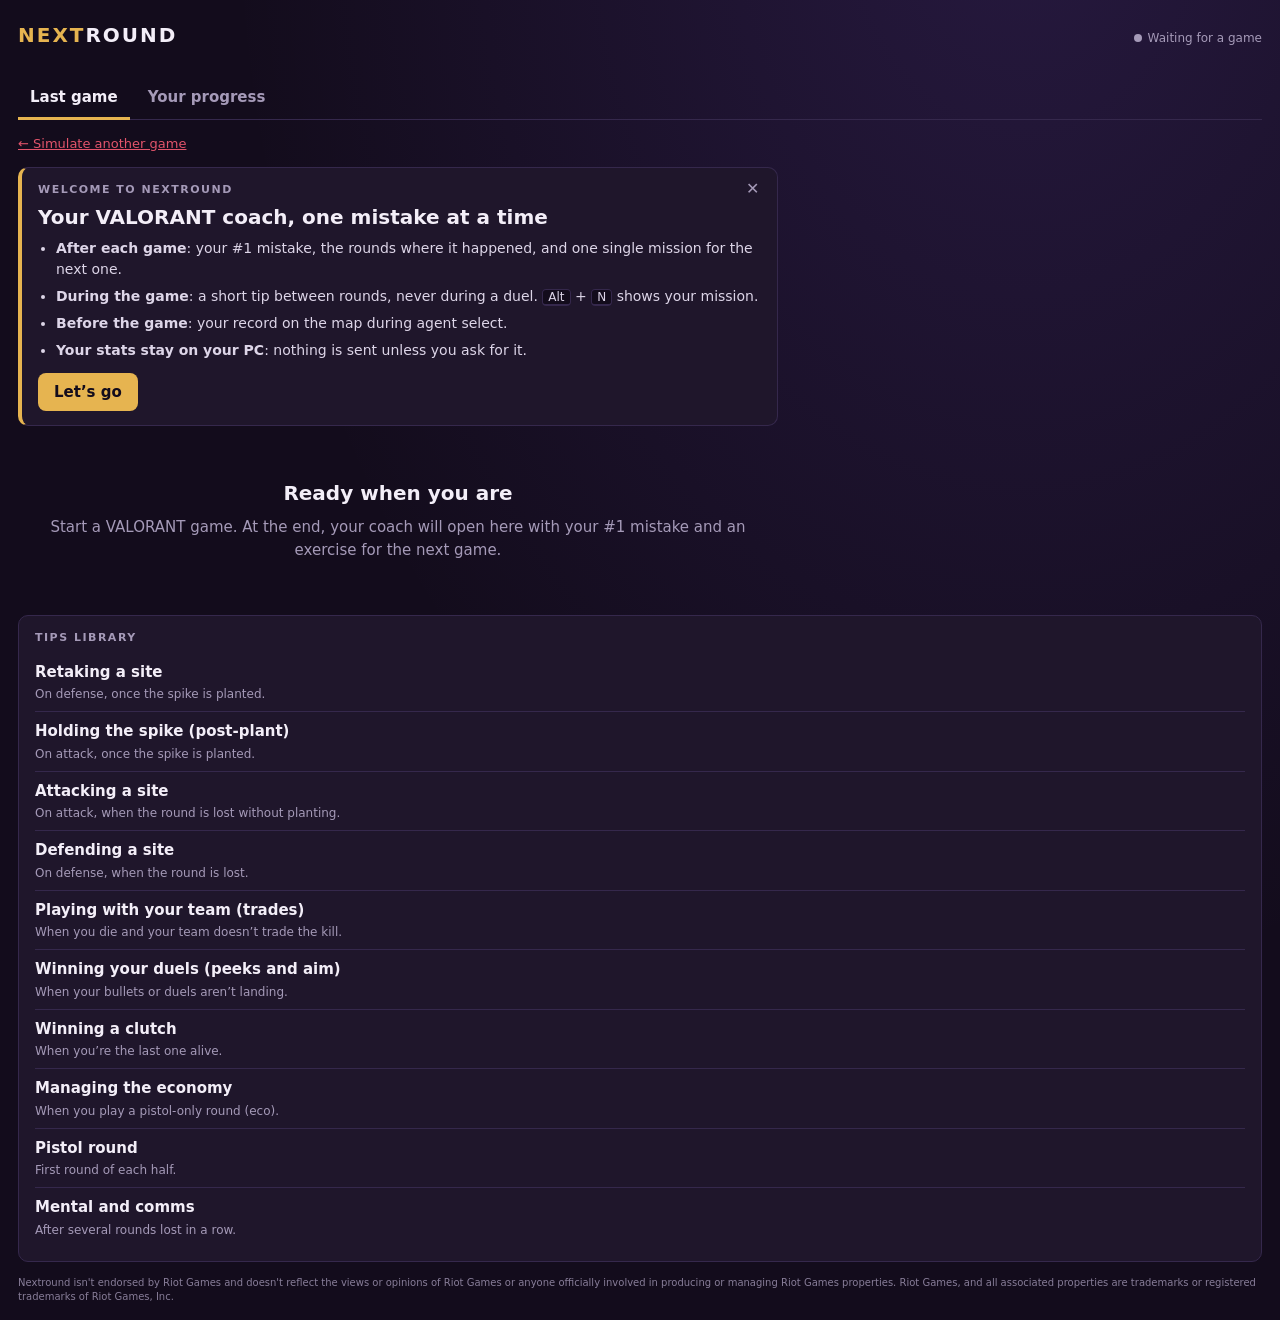
<file: demo/coach.html>
<!doctype html>
<html lang="fr">
<head>
  <meta charset="utf-8">
  <meta name="viewport" content="width=device-width, initial-scale=1">
  <title data-en="Recap · Nextround demo">Récap · Démo Nextround</title>
  <link rel="icon" href="../logo.svg">
  <link rel="stylesheet" href="coach.css?v=mvogk2wg">
</head>
<body>
  <header class="entete">
    <a class="logo" href="../" style="text-decoration:none;color:inherit"><span>NEXT</span>ROUND</a>
    <div class="etat" id="etat" role="status"></div>
  </header>
  <div class="partie" id="partie"></div>
  <nav class="onglets" role="tablist">
    <button role="tab" data-vue="contenu" aria-selected="true" data-en="Last game">Dernière partie</button>
    <button role="tab" data-vue="progression" aria-selected="false" data-en="Your progress">Ta progression</button>
  </nav>

  <p class="partie"><a href="./" style="color:var(--rouge)" data-en="← Simulate another game">← Simuler une autre partie</a></p>
  <div class="colonnes" style="grid-template-columns:1fr;max-width:760px">
    <main>
      <div id="contenu"></div>
      <div id="progression" hidden></div>
    </main>

    <aside class="cote" hidden>
      <!-- Pub Overwolf (400 x 300) : le conteneur doit rester vide, visible et collé au contenu de l'appli. -->
      <div class="pub" id="pub"></div>

      <section class="bloc">
        <div class="etiquette" data-en="Settings">Réglages</div>
        <label class="reglage">Langue / Language
          <select id="reglage-langue">
            <option value="" data-en="Automatic">Automatique</option>
            <option value="fr">Français</option>
            <option value="en">English</option>
          </select>
        </label>
        <label class="reglage"><input type="checkbox" id="reglage-popup"> <span data-en="Show a tip every round">Afficher un conseil à chaque manche</span></label>
        <label class="reglage"><span data-en="Your rank">Ton rang</span>
          <select id="reglage-rang">
            <option value="" data-en="Automatic (rank shown in game)">Automatique (rang affiché en jeu)</option>
          </select>
        </label>
        <label class="reglage"><span data-en="Your goal">Ton objectif</span>
          <select id="reglage-objectif">
            <option value="" data-en="None">Aucun</option>
          </select>
        </label>
        <label class="reglage"><span data-en="Position">Position</span>
          <select id="reglage-position">
            <option value="droite" data-en="Right (near the weapons)">À droite (près des armes)</option>
            <option value="gauche" data-en="Left (under the minimap)">À gauche (sous la minimap)</option>
            <option value="haut" data-en="Top (under the score)">En haut (sous le score)</option>
          </select>
        </label>
        <p class="aide"><span data-en-html="In game, &lt;kbd&gt;Alt&lt;/kbd&gt; + &lt;kbd&gt;N&lt;/kbd&gt; shows your mission over VALORANT (and closes it).">En jeu, <kbd>Alt</kbd> + <kbd>N</kbd> affiche ta mission par-dessus Valorant (et la referme).</span> <a href="#" id="revoir-bienvenue" data-en="See the introduction again">Revoir la présentation</a></p>
      </section>

      <section class="bloc">
        <div class="etiquette" data-en="Share on Discord">Partager sur le Discord</div>
        <label class="reglage"><input type="checkbox" id="reglage-partage"> <span data-en="Show my badges and completed missions on the Nextround server">Afficher mes badges et missions réussies sur le serveur Nextround</span></label>
        <label class="reglage"><span data-en="Display name">Pseudo affiché</span>
          <input type="text" id="reglage-pseudo" maxlength="24" placeholder="Ton pseudo Discord" data-en-placeholder="Your Discord name" autocomplete="off">
        </label>
        <p class="aide" id="liaison" hidden><span data-en="To get your roles, type">Pour recevoir tes rôles, tape</span> <code>/lier <span id="code-liaison"></span></code> <span data-en="on the Discord server. Don’t share this code with anyone.">sur le serveur Discord. Ne donne ce code à personne.</span></p>
      </section>

      <section class="bloc">
        <div class="etiquette" data-en="Idea? Bug?">Une idée ? Un bug ?</div>
        <form id="ticket" class="ticket">
          <select id="ticket-type" aria-label="Type de message" data-en-aria="Message type">
            <option value="Idée" data-en="Idea">Idée</option>
            <option value="Bug">Bug</option>
            <option value="Autre" data-en="Other">Autre</option>
          </select>
          <textarea id="ticket-message" maxlength="1000" rows="3" aria-label="Ton message" data-en-aria="Your message" placeholder="Dis-nous ce que tu voudrais voir dans Nextround…" data-en-placeholder="Tell us what you’d like to see in Nextround…" required></textarea>
          <button type="submit" data-en="Send">Envoyer</button>
          <p class="ticket-retour" id="ticket-retour" role="status"></p>
        </form>
      </section>
    </aside>
  </div>

  <!-- Tous les conseils, par situation de jeu. -->
  <section class="bloc bibliotheque" aria-labelledby="titre-bibliotheque">
    <div class="etiquette" id="titre-bibliotheque" data-en="Tips library">Bibliothèque de conseils</div>
    <div id="bibliotheque"></div>
  </section>

  <!-- Mention obligatoire demandée par Riot Games pour toute appli tierce. -->
  <footer class="mentions" data-en="Nextround isn't endorsed by Riot Games and doesn't reflect the views or opinions of Riot Games or anyone officially involved in producing or managing Riot Games properties. Riot Games, and all associated properties are trademarks or registered trademarks of Riot Games, Inc.">
    Nextround n’est pas approuvé par Riot Games et ne reflète pas les opinions de Riot Games ni de quiconque officiellement impliqué dans la production ou la gestion des propriétés de Riot Games. Riot Games et toutes les propriétés associées sont des marques commerciales ou des marques déposées de Riot Games, Inc.
  </footer>

  <script src="moteur.min.js?v=mvogk2wg"></script>
  <script src="coach.min.js?v=mvogk2wg"></script>
</body>
</html>
</file>
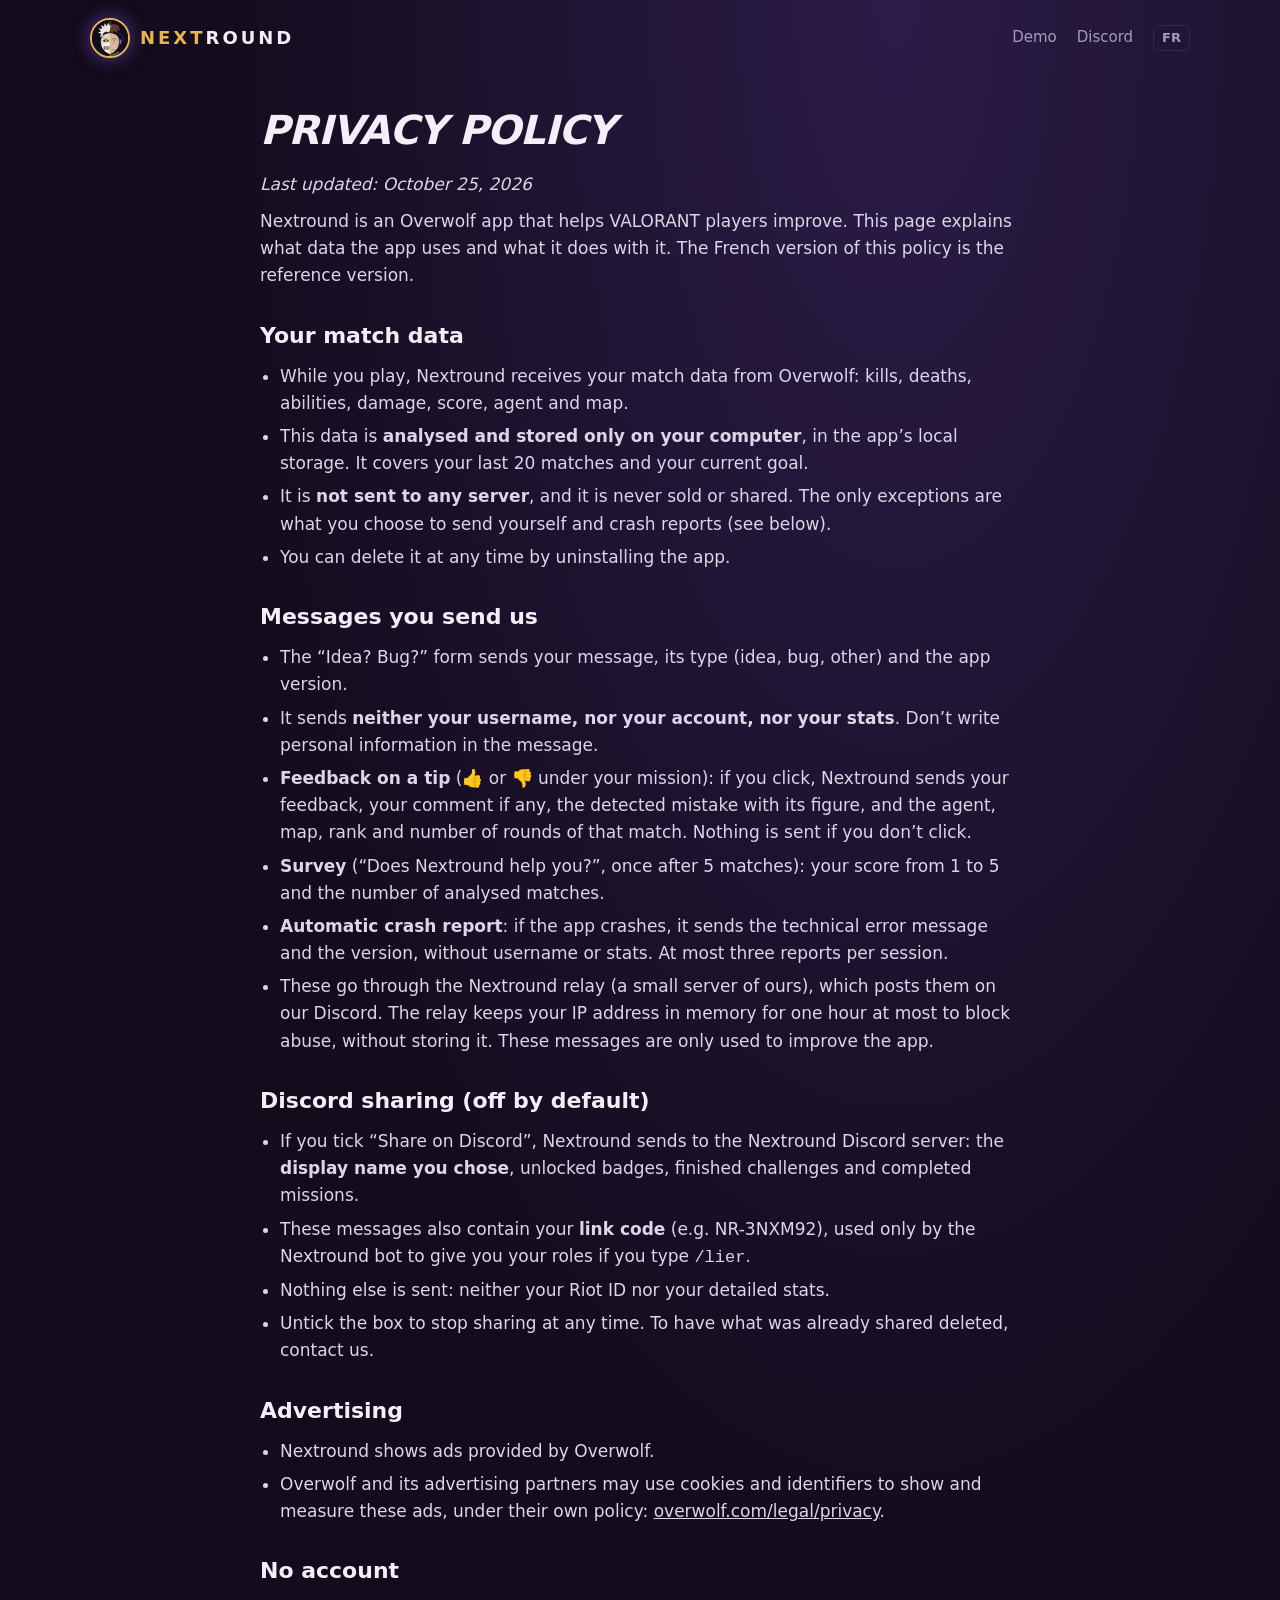
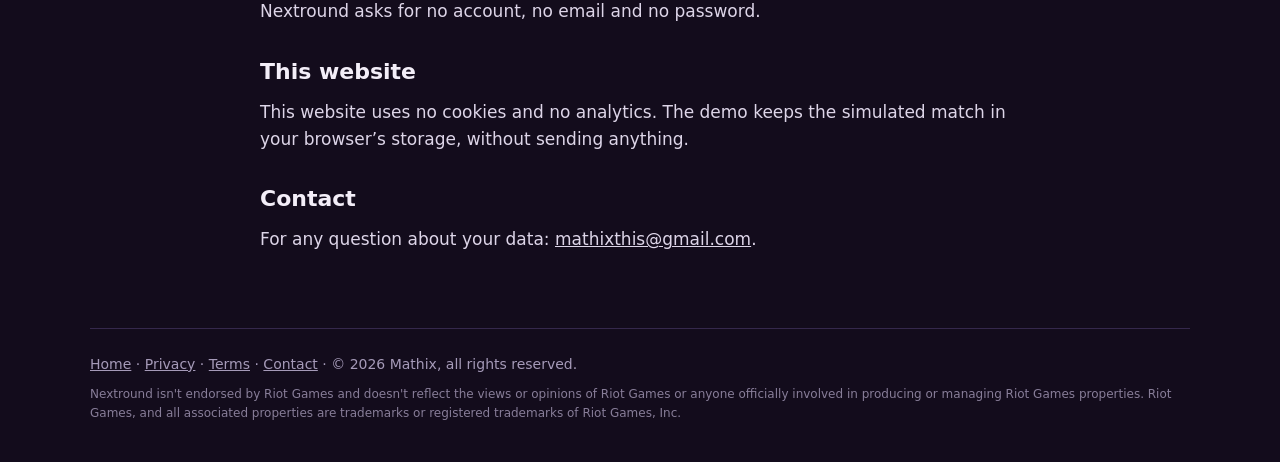
<file: en/privacy.html>
<!doctype html>
<html lang="en">
<head>
  <meta charset="utf-8">
  <meta name="viewport" content="width=device-width, initial-scale=1">
  <title>Privacy · Nextround</title>
  <link rel="icon" href="../logo.svg">
  <link rel="stylesheet" href="../style.css">
  <link rel="alternate" hreflang="fr" href="../confidentialite.html">
</head>
<body>
  <header class="haut">
    <a class="marque" href="./"><img src="../logo.svg" alt="" width="40" height="40"><span><b>NEXT</b>ROUND</span></a>
    <nav><a href="../demo/?lang=en">Demo</a><a href="https://discord.gg/EwW5F2tnf2">Discord</a><a class="langue" href="../confidentialite.html" hreflang="fr" lang="fr">FR</a></nav>
  </header>

  <main class="page">
    <h1>Privacy policy</h1>
    <p><em>Last updated: October 25, 2026</em></p>
    <p>Nextround is an Overwolf app that helps VALORANT players improve. This page explains what data the app uses and what it does with it. The French version of this policy is the reference version.</p>

    <h2>Your match data</h2>
    <ul>
      <li>While you play, Nextround receives your match data from Overwolf: kills, deaths, abilities, damage, score, agent and map.</li>
      <li>This data is <strong>analysed and stored only on your computer</strong>, in the app’s local storage. It covers your last 20 matches and your current goal.</li>
      <li>It is <strong>not sent to any server</strong>, and it is never sold or shared. The only exceptions are what you choose to send yourself and crash reports (see below).</li>
      <li>You can delete it at any time by uninstalling the app.</li>
    </ul>

    <h2>Messages you send us</h2>
    <ul>
      <li>The “Idea? Bug?” form sends your message, its type (idea, bug, other) and the app version.</li>
      <li>It sends <strong>neither your username, nor your account, nor your stats</strong>. Don’t write personal information in the message.</li>
      <li><strong>Feedback on a tip</strong> (👍 or 👎 under your mission): if you click, Nextround sends your feedback, your comment if any, the detected mistake with its figure, and the agent, map, rank and number of rounds of that match. Nothing is sent if you don’t click.</li>
      <li><strong>Survey</strong> (“Does Nextround help you?”, once after 5 matches): your score from 1 to 5 and the number of analysed matches.</li>
      <li><strong>Automatic crash report</strong>: if the app crashes, it sends the technical error message and the version, without username or stats. At most three reports per session.</li>
      <li>These go through the Nextround relay (a small server of ours), which posts them on our Discord. The relay keeps your IP address in memory for one hour at most to block abuse, without storing it. These messages are only used to improve the app.</li>
    </ul>

    <h2>Discord sharing (off by default)</h2>
    <ul>
      <li>If you tick “Share on Discord”, Nextround sends to the Nextround Discord server: the <strong>display name you chose</strong>, unlocked badges, finished challenges and completed missions.</li>
      <li>These messages also contain your <strong>link code</strong> (e.g. NR-3NXM92), used only by the Nextround bot to give you your roles if you type <code>/lier</code>.</li>
      <li>Nothing else is sent: neither your Riot ID nor your detailed stats.</li>
      <li>Untick the box to stop sharing at any time. To have what was already shared deleted, contact us.</li>
    </ul>

    <h2>Advertising</h2>
    <ul>
      <li>Nextround shows ads provided by Overwolf.</li>
      <li>Overwolf and its advertising partners may use cookies and identifiers to show and measure these ads, under their own policy: <a href="https://www.overwolf.com/legal/privacy/">overwolf.com/legal/privacy</a>.</li>
    </ul>

    <h2>No account</h2>
    <p>Nextround asks for no account, no email and no password.</p>

    <h2>This website</h2>
    <p>This website uses no cookies and no analytics. The demo keeps the simulated match in your browser’s storage, without sending anything.</p>

    <h2>Contact</h2>
    <p>For any question about your data: <a href="mailto:mathixthis@gmail.com">mathixthis@gmail.com</a>.</p>
  </main>

  <footer class="bas">
    <p><a href="./">Home</a> · <a href="privacy.html">Privacy</a> · <a href="terms.html">Terms</a> · <a href="mailto:mathixthis@gmail.com">Contact</a> · © 2026 Mathix, all rights reserved.</p>
    <p class="legal">Nextround isn't endorsed by Riot Games and doesn't reflect the views or opinions of Riot Games or anyone officially involved in producing or managing Riot Games properties. Riot Games, and all associated properties are trademarks or registered trademarks of Riot Games, Inc.</p>
  </footer>
</body>
</html>
</file>
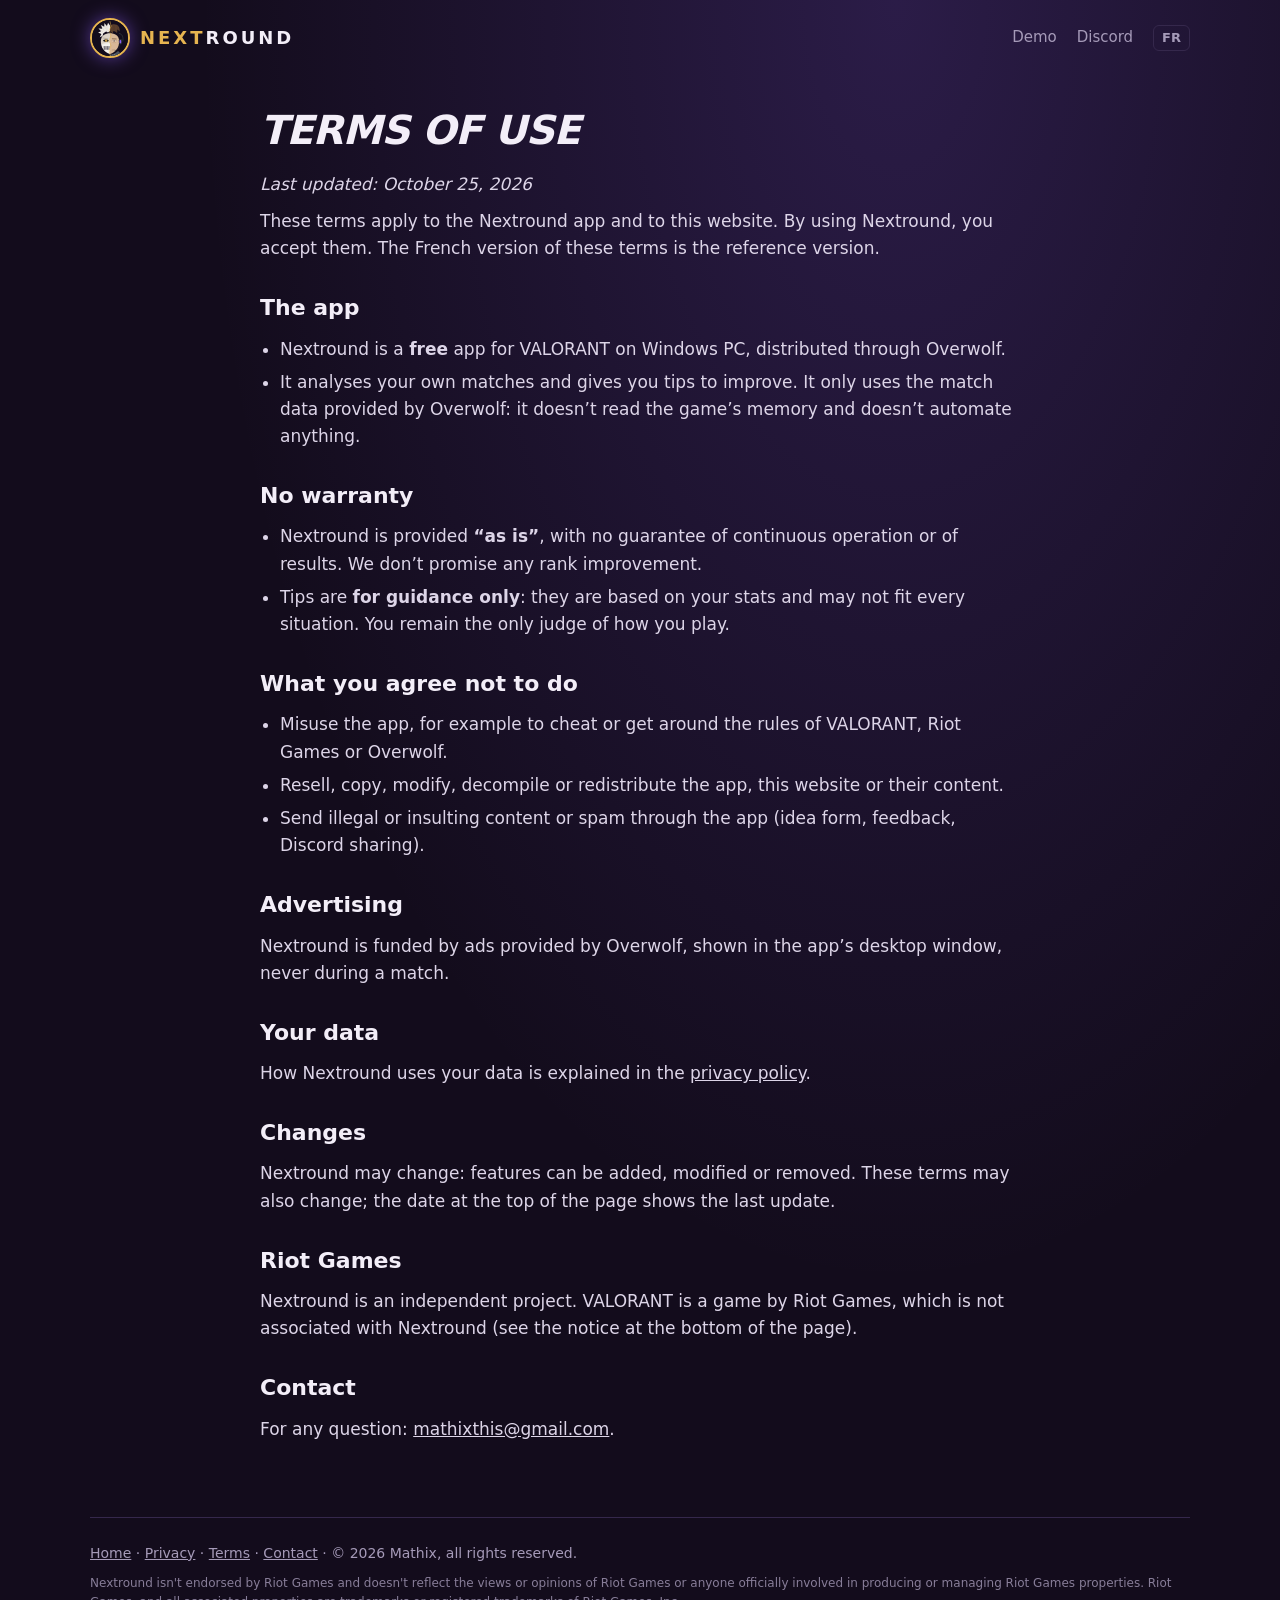
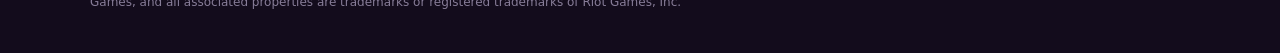
<file: en/terms.html>
<!doctype html>
<html lang="en">
<head>
  <meta charset="utf-8">
  <meta name="viewport" content="width=device-width, initial-scale=1">
  <title>Terms of use · Nextround</title>
  <link rel="icon" href="../logo.svg">
  <link rel="stylesheet" href="../style.css">
  <link rel="alternate" hreflang="fr" href="../conditions.html">
</head>
<body>
  <header class="haut">
    <a class="marque" href="./"><img src="../logo.svg" alt="" width="40" height="40"><span><b>NEXT</b>ROUND</span></a>
    <nav><a href="../demo/?lang=en">Demo</a><a href="https://discord.gg/EwW5F2tnf2">Discord</a><a class="langue" href="../conditions.html" hreflang="fr" lang="fr">FR</a></nav>
  </header>

  <main class="page">
    <h1>Terms of use</h1>
    <p><em>Last updated: October 25, 2026</em></p>
    <p>These terms apply to the Nextround app and to this website. By using Nextround, you accept them. The French version of these terms is the reference version.</p>

    <h2>The app</h2>
    <ul>
      <li>Nextround is a <strong>free</strong> app for VALORANT on Windows PC, distributed through Overwolf.</li>
      <li>It analyses your own matches and gives you tips to improve. It only uses the match data provided by Overwolf: it doesn’t read the game’s memory and doesn’t automate anything.</li>
    </ul>

    <h2>No warranty</h2>
    <ul>
      <li>Nextround is provided <strong>“as is”</strong>, with no guarantee of continuous operation or of results. We don’t promise any rank improvement.</li>
      <li>Tips are <strong>for guidance only</strong>: they are based on your stats and may not fit every situation. You remain the only judge of how you play.</li>
    </ul>

    <h2>What you agree not to do</h2>
    <ul>
      <li>Misuse the app, for example to cheat or get around the rules of VALORANT, Riot Games or Overwolf.</li>
      <li>Resell, copy, modify, decompile or redistribute the app, this website or their content.</li>
      <li>Send illegal or insulting content or spam through the app (idea form, feedback, Discord sharing).</li>
    </ul>

    <h2>Advertising</h2>
    <p>Nextround is funded by ads provided by Overwolf, shown in the app’s desktop window, never during a match.</p>

    <h2>Your data</h2>
    <p>How Nextround uses your data is explained in the <a href="privacy.html">privacy policy</a>.</p>

    <h2>Changes</h2>
    <p>Nextround may change: features can be added, modified or removed. These terms may also change; the date at the top of the page shows the last update.</p>

    <h2>Riot Games</h2>
    <p>Nextround is an independent project. VALORANT is a game by Riot Games, which is not associated with Nextround (see the notice at the bottom of the page).</p>

    <h2>Contact</h2>
    <p>For any question: <a href="mailto:mathixthis@gmail.com">mathixthis@gmail.com</a>.</p>
  </main>

  <footer class="bas">
    <p><a href="./">Home</a> · <a href="privacy.html">Privacy</a> · <a href="terms.html">Terms</a> · <a href="mailto:mathixthis@gmail.com">Contact</a> · © 2026 Mathix, all rights reserved.</p>
    <p class="legal">Nextround isn't endorsed by Riot Games and doesn't reflect the views or opinions of Riot Games or anyone officially involved in producing or managing Riot Games properties. Riot Games, and all associated properties are trademarks or registered trademarks of Riot Games, Inc.</p>
  </footer>
</body>
</html>
</file>
<file: style.css>
:root {
  --fond: #130c1c;
  --carte: #1f162b;
  --bordure: #35284c;
  --texte: #f3eef8;
  --discret: #a59ab8;
  --or: #e6b450;
  --violet: #8b5cf6;
  --vert: #3ddc97;
  --jaune: #e6b450;
  --bleu: #7b8cff;
}

* { box-sizing: border-box; margin: 0; }
html { scroll-behavior: smooth; }
body {
  background: radial-gradient(ellipse at 70% 0%, rgba(139, 92, 246, .2), transparent 55%), var(--fond);
  color: var(--texte);
  font: 17px/1.6 "Segoe UI", system-ui, -apple-system, sans-serif;
  min-height: 100vh;
}
a { color: inherit; }
img, video { max-width: 100%; display: block; }

.haut, main, .bas { width: min(1100px, 100% - 32px); margin-inline: auto; }

.haut { display: flex; justify-content: space-between; align-items: center; padding: 18px 0; gap: 16px; }
.marque { display: flex; align-items: center; gap: 10px; text-decoration: none; font-weight: 800; letter-spacing: 3px; font-size: 18px; }
.marque img { border-radius: 50%; border: 2px solid var(--or); box-shadow: 0 0 18px rgba(139, 92, 246, .55); }
.marque b { color: var(--or); }
.haut nav { display: flex; gap: 20px; font-size: 15px; }
.haut nav a { text-decoration: none; color: var(--discret); }
.haut nav a:hover { color: var(--texte); }
.haut nav a.langue { border: 1px solid var(--bordure); border-radius: 6px; padding: 0 8px; font-weight: 700; font-size: 13px; line-height: 24px; }

.accroche { display: grid; grid-template-columns: 1.2fr 1fr; gap: 48px; align-items: center; padding: 48px 0 72px; }
.sur-titre { color: var(--or); font-weight: 700; letter-spacing: 4px; text-transform: uppercase; font-size: 14px; }
h1 { font-size: clamp(36px, 6vw, 64px); line-height: 1.02; font-weight: 900; font-style: italic; text-transform: uppercase; letter-spacing: -1px; margin: 10px 0 20px; }
h1 em { color: var(--or); }
.intro { color: #ddd5e8; font-size: 19px; max-width: 34em; }
.intro strong { color: var(--texte); }
.boutons { display: flex; flex-wrap: wrap; gap: 12px; margin-top: 28px; }
.bouton {
  display: inline-block; text-decoration: none; font-weight: 700; padding: 14px 22px; border-radius: 10px;
  border: 1px solid var(--bordure); background: var(--carte);
}
.bouton:hover { border-color: var(--texte); }
.bouton.principal { background: var(--or); border-color: var(--or); color: var(--fond); box-shadow: 0 10px 30px rgba(230, 180, 80, .3); }
.bouton.principal:hover { filter: brightness(1.08); }
.bientot { margin-top: 16px; color: var(--jaune); font-weight: 600; font-size: 15px; letter-spacing: 1px; }

.telephone { justify-self: center; width: min(320px, 100%); aspect-ratio: 9 / 16; border-radius: 28px; overflow: hidden; border: 6px solid #2a2036; box-shadow: 0 30px 80px rgba(0, 0, 0, .6); background: #000; }
.telephone video { width: 100%; height: 100%; object-fit: cover; }

h2 { font-size: clamp(26px, 4vw, 36px); font-weight: 900; text-transform: uppercase; font-style: italic; margin-bottom: 24px; }

.fonctions { padding: 24px 0 64px; }
.cartes { display: grid; grid-template-columns: repeat(4, 1fr); gap: 16px; }
.carte { background: var(--carte); border: 1px solid var(--bordure); border-top: 4px solid; border-radius: 12px; padding: 20px; }
.carte h3 { font-size: 19px; margin-bottom: 8px; }
.carte p { color: #ddd5e8; font-size: 15px; }
.carte.rouge { border-top-color: var(--or); }
.carte.jaune { border-top-color: var(--jaune); }
.carte.vert { border-top-color: var(--vert); }
.carte.bleu { border-top-color: var(--bleu); }

.regles { padding: 0 0 64px; }
.regles ul { list-style: none; padding: 0; display: grid; gap: 12px; max-width: 46em; }
.regles li { padding-left: 22px; position: relative; color: #ddd5e8; }
.regles li::before { content: "›"; position: absolute; left: 0; color: var(--or); font-weight: 800; }
.regles strong { color: var(--texte); }

.appel { text-align: center; background: var(--carte); border: 1px solid var(--bordure); border-radius: 16px; padding: 40px 24px; margin-bottom: 64px; }
.appel p { color: #ddd5e8; margin: -10px auto 22px; max-width: 32em; }

.bas { border-top: 1px solid var(--bordure); padding: 24px 0 40px; font-size: 14px; color: var(--discret); }
.bas p + p { margin-top: 10px; }
.legal { font-size: 12px; opacity: .8; }

/* Pages de texte (confidentialité) */
.page { max-width: 760px; padding: 24px 0 64px; }
.page h1 { font-size: clamp(28px, 5vw, 40px); }
.page h2 { font-size: 22px; font-style: normal; text-transform: none; margin: 28px 0 10px; }
.page ul { padding-left: 20px; display: grid; gap: 6px; color: #ddd5e8; }
.page p { color: #ddd5e8; margin-bottom: 10px; }

@media (max-width: 900px) {
  .accroche { grid-template-columns: 1fr; padding-top: 24px; }
  .cartes { grid-template-columns: repeat(2, 1fr); }
}
@media (max-width: 400px) {
  .haut nav a[href="#communaute"] { display: none; }
}
@media (max-width: 560px) {
  .cartes { grid-template-columns: 1fr; }
  .bouton { width: 100%; text-align: center; }
}

/* --- Version 2 : chiffres, étapes, fonctions avec captures, communauté, FAQ --- */
html { scroll-padding-top: 20px; }
.chiffres { list-style: none; padding: 0; display: flex; gap: 28px; margin-top: 28px; flex-wrap: wrap; }
.chiffres strong { display: block; font-size: 30px; font-weight: 900; color: var(--texte); line-height: 1; }
.chiffres span { font-size: 13px; color: var(--discret); text-transform: uppercase; letter-spacing: 1px; }

.etapes ol { list-style: none; padding: 0; display: grid; grid-template-columns: repeat(3, 1fr); gap: 16px; margin-bottom: 80px; }
.etapes li { background: var(--carte); border: 1px solid var(--bordure); border-radius: 14px; padding: 22px; position: relative; }
.etapes li span { position: absolute; top: -16px; left: 20px; width: 34px; height: 34px; border-radius: 50%; background: var(--or); color: #fff; font-weight: 900; display: grid; place-items: center; }
.etapes h3 { margin: 8px 0 6px; font-size: 19px; }
.etapes p { color: #ddd5e8; font-size: 15px; }

.fonction { display: grid; grid-template-columns: 1fr 1.1fr; gap: 56px; align-items: center; padding: 40px 0 72px; }
.fonction.inverse .explication { order: 2; }
.explication p { color: #ddd5e8; margin-bottom: 12px; max-width: 32em; }
.explication strong { color: var(--texte); }
.explication h2 { margin-bottom: 18px; }
.captures { position: relative; }
.captures img { border-radius: 12px; box-shadow: 0 24px 60px rgba(0, 0, 0, .5); }
.pile { display: flex; flex-direction: column; gap: 14px; }
.pile .petite { width: 88%; align-self: flex-end; }
.ecran-jeu {
  display: flex; flex-direction: column; gap: 10px; align-items: flex-end; padding: 28px;
  border-radius: 16px; border: 1px solid var(--bordure);
  background: linear-gradient(170deg, #5b6c74 0%, #8a8270 38%, #6f6552 41%, #4a4436 70%, #2b2822 100%);
}
.ecran-jeu img { width: min(380px, 100%); box-shadow: none; filter: drop-shadow(0 10px 20px rgba(0, 0, 0, .5)); }
.ecran-jeu img:nth-child(odd) { margin-right: 24px; }
.apercu-badges { max-height: 300px; overflow: hidden; border-radius: 12px; position: relative; }
.apercu-badges::after { content: ""; position: absolute; inset: auto 0 0 0; height: 90px; background: linear-gradient(transparent, var(--fond)); }

.communaute { text-align: center; padding: 40px 0 80px; }
.communaute .intro { margin: 0 auto 30px; }
.communaute .cartes { grid-template-columns: repeat(3, 1fr); text-align: left; margin-bottom: 30px; }
.roles { display: flex; flex-wrap: wrap; gap: 6px; margin-top: 10px; }
.roles span { font-size: 13px; font-weight: 700; padding: 3px 10px; border-radius: 999px; border: 1px solid; }
.roles .r1 { color: var(--bleu); } .roles .r2 { color: var(--vert); } .roles .r3 { color: var(--jaune); } .roles .r4 { color: var(--or); }
.carte code, .faq code { color: var(--jaune); font-weight: 700; }

.faq { padding: 0 0 72px; max-width: 760px; }
.faq details { background: var(--carte); border: 1px solid var(--bordure); border-radius: 12px; padding: 16px 20px; margin-bottom: 10px; }
.faq summary { cursor: pointer; font-weight: 700; list-style: none; display: flex; justify-content: space-between; gap: 12px; }
.faq summary::-webkit-details-marker { display: none; }
.faq summary::after { content: "+"; color: var(--or); font-weight: 900; }
.faq details[open] summary::after { content: "–"; }
.faq details p { color: #ddd5e8; margin-top: 10px; }
.faq a { color: var(--or); }

@media (max-width: 900px) {
  .fonction, .fonction.inverse { grid-template-columns: 1fr; gap: 28px; }
  .fonction.inverse .explication { order: 0; }
  .communaute .cartes { grid-template-columns: 1fr; }
}
@media (max-width: 700px) {
  .etapes ol { grid-template-columns: 1fr; gap: 26px; }
  .ecran-jeu { padding: 16px; }
  .ecran-jeu img:nth-child(odd) { margin-right: 0; }
}
@media (max-width: 560px) {
  .haut nav { gap: 12px; align-items: center; }
  .marque { letter-spacing: 1px; font-size: 16px; gap: 8px; }
  .haut nav a[href="#fonctions"], .haut nav a[href="#faq"] { display: none; }
}
</file>
<file: demo/coach.css>
:root {
  --fond: #130c1c;
  --carte: #1f162b;
  --bordure: #35284c;
  --texte: #f3eef8;
  --discret: #a59ab8;
  --or: #e6b450;
  --rouge: #e2546b; /* erreurs et défaites */
  --violet: #8b5cf6;
  --vert: #3ddc97;
  --jaune: var(--or);
}

* { box-sizing: border-box; margin: 0; }

body {
  background: radial-gradient(ellipse at 80% -10%, rgba(139, 92, 246, .16), transparent 55%) no-repeat, var(--fond);
  color: var(--texte);
  font: 15px/1.5 "Segoe UI", system-ui, sans-serif;
  padding: 20px 18px 16px;
  min-height: 100vh;
  display: flex;
  flex-direction: column;
  gap: 14px;
}

.entete { display: flex; justify-content: space-between; align-items: baseline; gap: 12px; flex-wrap: wrap; }
.logo { font-weight: 800; font-size: 20px; letter-spacing: 2px; }
.logo span { color: var(--or); }
.partie { color: var(--discret); font-size: 13px; }
.partie .victoire { color: var(--vert); font-weight: 600; }
.partie .defaite { color: var(--rouge); font-weight: 600; }

.etat { font-size: 12px; color: var(--discret); display: flex; align-items: center; gap: 6px; }
.etat::before { content: ""; width: 8px; height: 8px; border-radius: 50%; background: var(--discret); }
.etat.en-jeu { color: var(--vert); }
.etat.en-jeu::before { background: var(--vert); box-shadow: 0 0 6px var(--vert); }

/* Deux colonnes : l'analyse à gauche, la pub et les réglages à droite (toujours visibles). */
.colonnes { display: grid; grid-template-columns: minmax(0, 1fr) 400px; gap: 14px; align-items: start; flex: 1; }
.cote { position: sticky; top: 12px; display: flex; flex-direction: column; gap: 12px; }

main { display: flex; flex-direction: column; gap: 12px; min-width: 0; }

.mentions { font-size: 10px; line-height: 1.4; color: var(--discret); opacity: 0.8; }

.bloc {
  background: var(--carte);
  border: 1px solid var(--bordure);
  border-radius: 10px;
  padding: 14px 16px;
}

.etiquette {
  font-size: 11px;
  font-weight: 700;
  letter-spacing: 1.5px;
  text-transform: uppercase;
  color: var(--discret);
  margin-bottom: 6px;
}

.probleme { border-left: 4px solid var(--rouge); }
.probleme h1 { font-size: 21px; line-height: 1.25; margin-bottom: 6px; }
.probleme .chiffre { color: var(--rouge); font-weight: 600; margin-bottom: 6px; }
.probleme p:last-child { color: var(--discret); }

.exercice { border-left: 4px solid var(--jaune); }
.exercice p { font-size: 16px; }
.exercice .objectif { margin-top: 8px; color: var(--jaune); font-weight: 600; font-size: 14px; }

.fort { border-left: 4px solid var(--vert); }
.fort h1 { font-size: 21px; line-height: 1.25; margin-bottom: 6px; }

.suivi { font-weight: 600; }
.suivi.reussi { color: var(--vert); border-color: var(--vert); }
.suivi.rate { color: var(--jaune); }

.stats { display: grid; grid-template-columns: repeat(4, 1fr); gap: 8px; }
.stat { background: var(--carte); border: 1px solid var(--bordure); border-radius: 10px; padding: 10px 6px; text-align: center; }
.stat strong { display: block; font-size: 18px; }
.stat span { font-size: 11px; color: var(--discret); }

.historique { list-style: none; padding: 0; display: flex; flex-direction: column; gap: 6px; }
.historique li { display: flex; justify-content: space-between; gap: 10px; font-size: 13px; }
.historique li span:last-child { color: var(--discret); text-align: right; }

.agent { border-left: 4px solid #7b8cff; }

.moments, .observations { list-style: none; padding: 0; display: flex; flex-direction: column; gap: 8px; font-size: 14px; }
.moments li { display: flex; flex-direction: column; padding-left: 10px; border-left: 3px solid var(--bordure); }
.moments li.bon { border-color: var(--vert); }
.moments li.mauvais { border-color: var(--rouge); }
.moments strong { font-size: 12px; color: var(--discret); }
.observations li { padding-left: 14px; position: relative; }
.observations li::before { content: "›"; position: absolute; left: 0; color: var(--rouge); font-weight: 700; }

.grille-manches { display: grid; grid-template-columns: repeat(auto-fill, minmax(44px, 1fr)); gap: 6px; }
.manche {
  background: var(--fond); color: var(--texte); border: 1px solid var(--bordure); border-bottom-width: 3px;
  border-radius: 6px; padding: 4px 2px; font: inherit; cursor: pointer; display: flex; flex-direction: column; align-items: center;
}
.manche b { font-size: 13px; }
.manche span { font-size: 10px; color: var(--discret); white-space: nowrap; }
.manche i { font-style: normal; margin-left: 2px; }
.manche.gagnee { border-bottom-color: var(--vert); }
.manche.perdue { border-bottom-color: var(--rouge); }
.manche.choisie, .manche:hover { border-color: var(--texte); }
.rouge { color: var(--rouge); font-style: normal; }
.jaune { color: var(--jaune); font-style: normal; }
.legende { font-size: 11px; color: var(--discret); margin-top: 8px; }
.detail-manche { display: none; margin-top: 10px; padding: 10px 12px; background: var(--fond); border-radius: 8px; font-size: 14px; }
.detail-manche.visible { display: block; }
.detail-manche ul { margin-top: 4px; padding-left: 18px; color: var(--discret); }

.reglage { display: flex; align-items: center; justify-content: space-between; gap: 10px; font-size: 14px; margin-top: 6px; }
.reglage input { accent-color: var(--or); width: 16px; height: 16px; order: 1; }

select, textarea, .ticket button {
  background: var(--fond); color: var(--texte); border: 1px solid var(--bordure);
  border-radius: 8px; padding: 8px 10px; font: inherit; font-size: 14px;
}
select { max-width: 70%; }
.ticket { display: flex; flex-direction: column; gap: 8px; }
.ticket select { max-width: none; align-self: flex-start; }
.ticket textarea { resize: vertical; width: 100%; }
.ticket button { background: var(--or); border-color: var(--or); color: var(--fond); font-weight: 700; cursor: pointer; }
.ticket button:disabled { opacity: 0.5; cursor: default; }
.ticket-retour { font-size: 13px; color: var(--discret); min-height: 1em; }

.vide { text-align: center; padding: 40px 16px; color: var(--discret); }
.vide h1 { color: var(--texte); font-size: 20px; margin-bottom: 8px; }

.pub {
  width: 400px;
  height: 300px;
  background: transparent;
}
/* Hors d'Overwolf (simulateur), on montre où ira la pub. */
.pub.apercu { border: 1px dashed var(--bordure); border-radius: 10px; display: grid; place-items: center; color: var(--discret); font-size: 12px; }
.pub.apercu::before { content: "Pub Overwolf (400 × 300)"; }

@media (max-width: 860px) {
  .colonnes { grid-template-columns: minmax(0, 1fr); }
  .cote { position: static; }
}

@media (max-width: 440px) {
  .pub { max-width: 100%; }
}

@media (max-width: 420px) {
  .stats { grid-template-columns: repeat(2, 1fr); }
}

/* Situations de jeu (retakes, post-plants…) */
.situations { list-style: none; padding: 0; display: flex; flex-direction: column; gap: 10px; }
.situations > li { padding-left: 10px; border-left: 3px solid var(--vert); }
.situations > li.a-travailler { border-left-color: var(--jaune); }
.situation-titre { display: flex; justify-content: space-between; gap: 10px; font-size: 14px; }
.situation-titre strong { font-weight: 600; }
.conseils-situation { margin-top: 4px; padding-left: 18px; color: var(--discret); font-size: 13px; }

/* Bibliothèque de conseils */
.bibliotheque .theme { border-top: 1px solid var(--bordure); padding: 8px 0; }
.bibliotheque .theme:first-of-type { border-top: none; }
.bibliotheque summary { cursor: pointer; display: flex; flex-direction: column; gap: 2px; }
.bibliotheque summary span { font-weight: 600; }
.bibliotheque summary small { color: var(--discret); font-size: 12px; }
.bibliotheque ul { margin: 8px 0 6px; padding-left: 18px; font-size: 14px; display: flex; flex-direction: column; gap: 4px; }

/* Badges et défis */
.nouveautes { border-left: 4px solid var(--jaune); background: linear-gradient(90deg, rgba(230, 180, 80, .12), var(--carte) 60%); }
.nouveautes ul { list-style: none; padding: 0; display: flex; flex-direction: column; gap: 8px; }
.nouveautes li { display: flex; gap: 10px; align-items: center; }
.nouveautes strong { display: block; color: var(--jaune); }
.badge-emoji { font-size: 22px; line-height: 1; }

.defis { list-style: none; padding: 0; display: flex; flex-direction: column; gap: 10px; font-size: 14px; }
.defi-titre { display: flex; justify-content: space-between; gap: 10px; margin-bottom: 4px; }
.defi-titre strong { color: var(--discret); font-size: 13px; white-space: nowrap; }
.defis li.fini .defi-titre strong { color: var(--vert); }
.jauge { height: 6px; border-radius: 3px; background: var(--fond); overflow: hidden; }
.jauge div { height: 100%; background: var(--jaune); border-radius: 3px; }
.defis li.fini .jauge div { background: var(--vert); }

.badges { list-style: none; padding: 0; display: grid; grid-template-columns: repeat(auto-fill, minmax(150px, 1fr)); gap: 8px; }
.badges li { background: var(--fond); border: 1px solid var(--bordure); border-radius: 8px; padding: 10px; display: flex; flex-direction: column; gap: 2px; }
.badges li strong { font-size: 14px; }
.badges li span:not(.badge-emoji) { font-size: 12px; color: var(--discret); }
.badges li em { font-style: normal; font-size: 11px; color: var(--discret); margin-top: 4px; }
.badges li.gagne { border-color: var(--jaune); }
.badges li.gagne em { color: var(--jaune); }
.badges li.verrouille .badge-emoji { filter: grayscale(1); opacity: .45; }

.reglage input[type="text"] { width: 60%; height: auto; accent-color: auto; background: var(--fond); color: var(--texte); border: 1px solid var(--bordure); border-radius: 8px; padding: 8px 10px; font: inherit; font-size: 14px; max-width: 60%; }
.reglage input[type="text"]:disabled { opacity: .5; }
.aide { font-size: 13px; color: var(--discret); margin-top: 8px; }
.aide code { color: var(--jaune); font-weight: 700; }

/* Onglets et progression */
[hidden] { display: none !important; }
#contenu, #progression { display: flex; flex-direction: column; gap: 12px; }
.onglets { display: flex; gap: 6px; border-bottom: 1px solid var(--bordure); }
.onglets button { background: none; border: none; border-bottom: 3px solid transparent; color: var(--discret); font: inherit; font-weight: 700; padding: 8px 12px; cursor: pointer; margin-bottom: -1px; }
.onglets button[aria-selected="true"] { color: var(--texte); border-bottom-color: var(--or); }
.onglets button:hover { color: var(--texte); }

.courbe-titre { display: flex; justify-content: space-between; align-items: baseline; gap: 10px; }
.tendance { font-size: 12px; font-weight: 700; color: var(--discret); }
.tendance.mieux { color: var(--vert); }
.tendance.moins { color: var(--rouge); }
.courbe-valeur { display: flex; align-items: baseline; gap: 8px; margin: 2px 0 4px; }
.courbe-valeur strong { font-size: 24px; }
.courbe-valeur span { font-size: 12px; color: var(--discret); }
.courbe svg { width: 100%; height: auto; display: block; overflow: visible; }
.courbe .axe { stroke: var(--bordure); stroke-width: 1; }
.courbe .graduation { fill: var(--discret); font-size: 12px; }
.courbe .ligne { fill: none; stroke: var(--jaune); stroke-width: 2; stroke-linejoin: round; stroke-linecap: round; }
.courbe .point { fill: var(--jaune); stroke: var(--carte); stroke-width: 2; }
.courbe .point.dernier { r: 6; }
.courbe .reference { stroke: var(--discret); stroke-width: 1.5; stroke-dasharray: 5 5; }
.courbe .reference-texte { fill: var(--discret); font-size: 12px; }
.courbe .cible { fill: transparent; cursor: crosshair; }
.bulle { position: fixed; z-index: 10; pointer-events: none; background: var(--fond); border: 1px solid var(--bordure); border-radius: 8px; padding: 8px 10px; font-size: 13px; display: flex; flex-direction: column; gap: 2px; box-shadow: 0 6px 20px rgba(0, 0, 0, .5); }
.bulle strong { font-size: 16px; }
.bulle span { color: var(--discret); }
.bulle .victoire { color: var(--vert); }
.bulle .defaite { color: var(--rouge); }

.reglees { list-style: none; padding: 0; display: flex; flex-direction: column; gap: 6px; font-size: 14px; }
.reglees li { display: flex; justify-content: space-between; gap: 10px; }
.reglees li span { color: var(--vert); font-weight: 600; }
.reglees li em { font-style: normal; color: var(--discret); white-space: nowrap; font-size: 13px; }

.stats-groupes { width: 100%; border-collapse: collapse; font-size: 14px; }
.stats-groupes th, .stats-groupes td { text-align: left; padding: 6px 8px; border-bottom: 1px solid var(--bordure); }
.stats-groupes thead th { font-size: 11px; color: var(--discret); text-transform: uppercase; letter-spacing: 1px; font-weight: 700; }
.stats-groupes td { font-variant-numeric: tabular-nums; }
.stats-groupes .erreur-frequente { color: var(--discret); font-size: 13px; }
.stats-groupes tbody tr:last-child th, .stats-groupes tbody tr:last-child td { border-bottom: none; }
.stats-groupes td:not(.erreur-frequente) { white-space: nowrap; }

/* Échauffement lié à la mission, objectif de rang. */
.echauffement { border-left: 4px solid var(--jaune); }
.echauffement ol { margin-top: 6px; padding-left: 20px; display: flex; flex-direction: column; gap: 4px; font-size: 14px; color: #ddd5e8; }
.session { border-left: 4px solid #7b8cff; font-size: 14px; display: flex; flex-direction: column; gap: 6px; }
.session.alerte { border-left-color: var(--rouge); }
.session .pause { font-weight: 600; color: var(--texte); }
.objectif-rang { border-left: 4px solid #7b8cff; font-size: 14px; }

/* Avis sur le diagnostic (bêta) et sondage. */
.avis { display: flex; align-items: center; flex-wrap: wrap; gap: 8px; font-size: 13px; color: var(--discret); margin-top: -4px; }
.avis > button, .notes button, .avis-detail button {
  background: var(--carte); color: var(--texte); border: 1px solid var(--bordure); border-radius: 8px;
  font: inherit; cursor: pointer; padding: 4px 10px;
}
.avis > button:hover, .notes button:hover, .avis-detail button:hover { border-color: var(--texte); }
.avis-detail { display: flex; gap: 8px; width: 100%; align-items: flex-start; }
.avis-detail[hidden] { display: none; }
.avis-detail textarea { flex: 1; font-size: 13px; }
.avis-merci { font-size: 13px; color: var(--discret); margin-top: -4px; }
.sondage { border-left: 4px solid var(--vert); }
.notes { display: flex; gap: 8px; margin-top: 8px; }
.notes button { width: 40px; height: 36px; font-weight: 700; }

/* « Voir toute la partie » : le détail se déplie sous le récap court. */
.voir-plus > summary {
  cursor: pointer; list-style: none; text-align: center; padding: 10px; border: 1px dashed var(--bordure);
  border-radius: 10px; color: var(--discret); font-size: 14px;
}
.voir-plus > summary::-webkit-details-marker { display: none; }
.voir-plus > summary::before { content: "▸ "; }
.voir-plus[open] > summary::before { content: "▾ "; }
.voir-plus > summary:hover { color: var(--texte); border-color: var(--texte); }
.voir-plus-contenu { display: flex; flex-direction: column; gap: 12px; margin-top: 12px; }

kbd { background: var(--fond); border: 1px solid var(--bordure); border-bottom-width: 2px; border-radius: 4px; padding: 0 5px; font: inherit; font-size: 12px; }

/* Fiches des maps (onglet progression). */
.fiches-cartes { display: flex; flex-direction: column; gap: 8px; }
.fiche-carte { background: var(--fond); border: 1px solid var(--bordure); border-radius: 8px; }
.fiche-carte > summary { cursor: pointer; display: flex; justify-content: space-between; gap: 10px; padding: 9px 12px; font-size: 14px; }
.fiche-carte > summary span:last-child { color: var(--discret); white-space: nowrap; }
.fiche-carte ul { list-style: none; padding: 0 12px 10px; display: flex; flex-direction: column; gap: 4px; font-size: 13px; color: #ddd5e8; }
.fiche-carte .faible { color: var(--rouge); font-weight: 600; }
.reglage select { width: 200px; }

.carte-progres img { display: block; width: 100%; max-width: 360px; margin: 8px 0; border-radius: 8px; border: 1px solid var(--bordure); }
.boutons-carte { display: flex; gap: 8px; }
.boutons-carte button, .boutons-carte .bouton { background: var(--or); color: var(--fond); border: 0; border-radius: 6px; padding: 8px 14px; font: inherit; font-weight: 600; cursor: pointer; text-decoration: none; }
.boutons-carte .bouton { background: var(--bordure); color: var(--texte); }
.manches-erreur { display: block; font-size: 13px; color: var(--discret); font-weight: 400; margin-top: 4px; }
.parcours { border-left: 4px solid var(--vert); display: flex; flex-direction: column; gap: 6px; font-size: 14px; }
.parcours-liste { display: grid; grid-template-columns: repeat(auto-fit, minmax(180px, 1fr)); gap: 8px; }
.parcours-choix { display: flex; flex-direction: column; gap: 4px; padding: 10px; border: 1px solid var(--bordure); border-radius: 8px; }
.parcours-choix.conseille { border-color: var(--vert); }
.parcours-choix em { color: var(--vert); font-style: normal; font-size: 12px; font-weight: 600; }
.parcours-choix span { color: var(--discret); font-size: 13px; flex: 1; }
.parcours-choix button { align-self: flex-start; background: var(--vert); color: #130c1c; border: 0; border-radius: 6px; padding: 6px 12px; font: inherit; font-weight: 700; cursor: pointer; }
.parcours .points { display: flex; align-items: center; gap: 6px; color: var(--discret); font-size: 13px; }
.parcours .point { width: 12px; height: 12px; border-radius: 50%; border: 2px solid var(--vert); }
.parcours .point.plein { background: var(--vert); }
.parcours .etapes { padding-left: 20px; color: var(--discret); }
.parcours .etapes .faite { color: var(--vert); }
.parcours .etapes .en-cours { color: var(--texte); font-weight: 600; }
.parcours-resultat.reussie, .parcours-resultat.etape, .parcours-fini { color: var(--vert); font-weight: 600; }
.parcours-resultat.ratee { color: var(--jaune); }
.lien { background: none; border: 0; padding: 0; color: var(--vert); font: inherit; text-decoration: underline; cursor: pointer; align-self: flex-start; }

/* Écran de bienvenue (première ouverture). */
.bienvenue { position: relative; border-left: 4px solid var(--or); }
.bienvenue h1 { font-size: 20px; line-height: 1.25; margin-bottom: 8px; padding-right: 28px; }
.bienvenue ul { padding-left: 18px; display: flex; flex-direction: column; gap: 6px; font-size: 14px; color: #ddd5e8; }
.bienvenue .fermer { position: absolute; top: 10px; right: 12px; background: none; border: 0; color: var(--discret); font-size: 16px; cursor: pointer; }
.bienvenue .fermer:hover { color: var(--texte); }
.bienvenue .cest-parti { margin-top: 12px; background: var(--or); color: var(--fond); border: 0; border-radius: 8px; padding: 8px 16px; font: inherit; font-weight: 700; cursor: pointer; }
</file>
